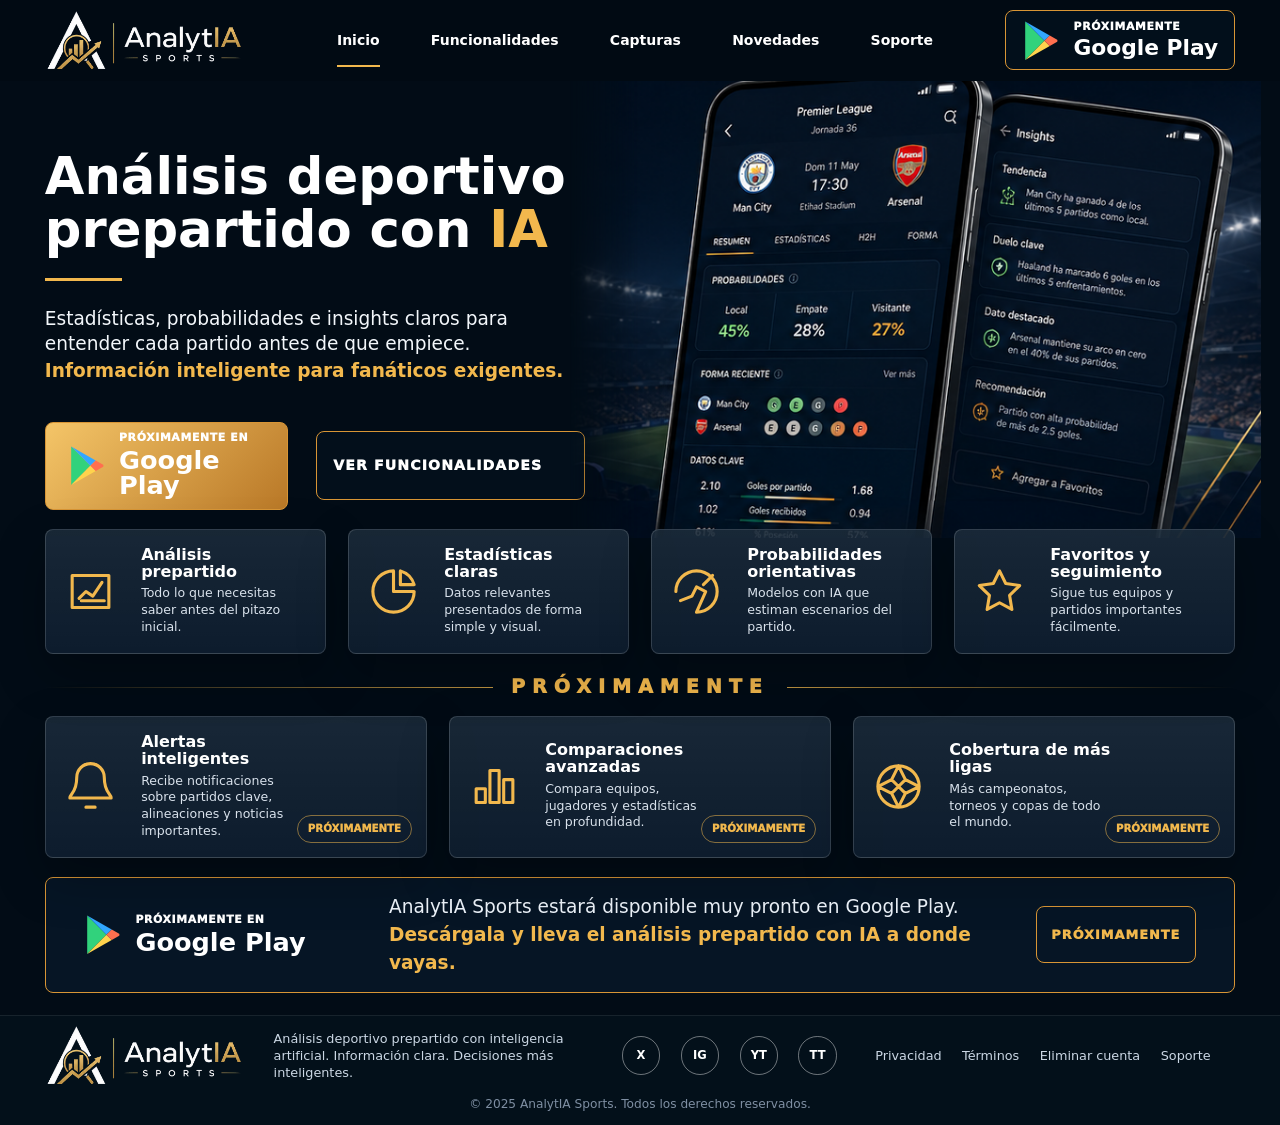
<file: index.html>
<!doctype html>
<html lang="es">
  <head>
    <meta charset="UTF-8" />
    <meta name="viewport" content="width=device-width, initial-scale=1.0" />
    <title>AnalytIA Sports | Análisis deportivo prepartido con IA</title>
    <meta
      name="description"
      content="AnalytIA Sports ofrece análisis deportivo prepartido con IA, estadísticas claras, probabilidades orientativas y seguimiento de favoritos."
    />
    <meta property="og:title" content="AnalytIA Sports" />
    <meta
      property="og:description"
      content="Análisis deportivo prepartido con IA, estadísticas y probabilidades claras antes de cada encuentro."
    />
    <meta property="og:type" content="website" />
    <link rel="icon" href="assets/analytia_icon.png" />
    <link rel="stylesheet" href="assets/css/styles.css?v=layered-top-1" />
  </head>
  <body class="layered-landing">
    <header class="layer-header">
      <nav class="layer-wrap layer-nav" aria-label="Navegación principal">
        <a class="layer-brand" href="index.html" aria-label="AnalytIA Sports inicio">
          <img src="assets/analytia_logo_clean.png" alt="AnalytIA Sports" />
        </a>
        <div class="layer-links">
          <a href="index.html" aria-current="page">Inicio</a>
          <a href="#funcionalidades">Funcionalidades</a>
          <a href="#capturas">Capturas</a>
          <a href="#novedades">Novedades</a>
          <a href="support.html">Soporte</a>
        </div>
        <a class="layer-store layer-store-top" href="#google-play">
          <svg viewBox="0 0 36 40" aria-hidden="true">
            <path fill="#31d27c" d="M3 2l18 18L3 38z" />
            <path fill="#32a7ff" d="M3 2l23 13-5 5z" />
            <path fill="#ffd34d" d="M21 20l5 5L3 38z" />
            <path fill="#ff6f4f" d="M26 15l7 4a2 2 0 010 2l-7 4-5-5z" />
          </svg>
          <span><small>Próximamente</small>Google Play</span>
        </a>
      </nav>
    </header>

    <main>
      <section id="capturas" class="layer-hero">
        <div class="layer-bg" aria-hidden="true"></div>
        <div class="layer-wrap layer-hero-grid">
          <div class="layer-copy">
            <h1>Análisis deportivo prepartido con <span>IA</span></h1>
            <span class="layer-rule" aria-hidden="true"></span>
            <p>
              Estadísticas, probabilidades e insights claros para entender cada
              partido antes de que empiece.
              <strong>Información inteligente para fanáticos exigentes.</strong>
            </p>
            <div class="layer-actions">
              <a class="layer-store layer-store-hero" href="#google-play">
                <svg viewBox="0 0 36 40" aria-hidden="true">
                  <path fill="#31d27c" d="M3 2l18 18L3 38z" />
                  <path fill="#32a7ff" d="M3 2l23 13-5 5z" />
                  <path fill="#ffd34d" d="M21 20l5 5L3 38z" />
                  <path fill="#ff6f4f" d="M26 15l7 4a2 2 0 010 2l-7 4-5-5z" />
                </svg>
                <span><small>Próximamente en</small>Google Play</span>
              </a>
              <a class="layer-button" href="#funcionalidades">
                Ver funcionalidades
                <svg viewBox="0 0 24 24" aria-hidden="true">
                  <path d="M5 12h12m-5-5 5 5-5 5" />
                </svg>
              </a>
            </div>
          </div>

          <div class="layer-phones" aria-hidden="true">
            <img src="assets/phones-mockup.png?v=layered-top-1" alt="" />
          </div>
        </div>
      </section>

      <section id="funcionalidades" class="layer-wrap layer-feature-grid">
        <article class="layer-card">
          <svg viewBox="0 0 24 24" aria-hidden="true"><path d="M4 19V5h16v14H4Zm3-4 3-3 3 2 4-6m-9 8h10" /></svg>
          <div><h2>Análisis prepartido</h2><p>Todo lo que necesitas saber antes del pitazo inicial.</p></div>
        </article>
        <article class="layer-card">
          <svg viewBox="0 0 24 24" aria-hidden="true"><path d="M12 3v9h9A9 9 0 1 1 12 3Zm3 0a9 9 0 0 1 6 6h-6V3Z" /></svg>
          <div><h2>Estadísticas claras</h2><p>Datos relevantes presentados de forma simple y visual.</p></div>
        </article>
        <article class="layer-card">
          <svg viewBox="0 0 24 24" aria-hidden="true"><path d="M12 21a9 9 0 1 0-9-9m9 9 4-9-4-2-2 4-5 2m12-9 2-2m-2 2-2 2" /></svg>
          <div><h2>Probabilidades orientativas</h2><p>Modelos con IA que estiman escenarios del partido.</p></div>
        </article>
        <article class="layer-card">
          <svg viewBox="0 0 24 24" aria-hidden="true"><path d="m12 3 2.7 5.5 6.1.9-4.4 4.3 1 6.1L12 16.9l-5.4 2.9 1-6.1-4.4-4.3 6.1-.9L12 3Z" /></svg>
          <div><h2>Favoritos y seguimiento</h2><p>Sigue tus equipos y partidos importantes fácilmente.</p></div>
        </article>
      </section>

      <section id="novedades" class="layer-wrap layer-upcoming">
        <div class="layer-divider"><span>Próximamente</span></div>
        <div class="layer-upcoming-grid">
          <article class="layer-card">
            <svg viewBox="0 0 24 24" aria-hidden="true"><path d="M18 8a6 6 0 0 0-12 0c0 7-3 7-3 9h18c0-2-3-2-3-9Zm-8 13h4" /></svg>
            <div><h2>Alertas inteligentes</h2><p>Recibe notificaciones sobre partidos clave, alineaciones y noticias importantes.</p></div>
            <span>Próximamente</span>
          </article>
          <article class="layer-card">
            <svg viewBox="0 0 24 24" aria-hidden="true"><path d="M4 19h4v-6H4v6Zm6 0h4V5h-4v14Zm6 0h4V9h-4v10Z" /></svg>
            <div><h2>Comparaciones avanzadas</h2><p>Compara equipos, jugadores y estadísticas en profundidad.</p></div>
            <span>Próximamente</span>
          </article>
          <article class="layer-card">
            <svg viewBox="0 0 24 24" aria-hidden="true"><path d="M12 3a9 9 0 1 0 0 18 9 9 0 0 0 0-18Zm0 0 3 6-3 3-3-3 3-6Zm0 18 3-6-3-3-3 3 3 6Zm9-9-6 3-3-3 3-3 6 3ZM3 12l6-3 3 3-3 3-6-3Z" /></svg>
            <div><h2>Cobertura de más ligas</h2><p>Más campeonatos, torneos y copas de todo el mundo.</p></div>
            <span>Próximamente</span>
          </article>
        </div>
      </section>

      <section id="google-play" class="layer-wrap layer-play-banner">
        <a class="layer-store layer-store-banner" href="#google-play">
          <svg viewBox="0 0 36 40" aria-hidden="true">
            <path fill="#31d27c" d="M3 2l18 18L3 38z" />
            <path fill="#32a7ff" d="M3 2l23 13-5 5z" />
            <path fill="#ffd34d" d="M21 20l5 5L3 38z" />
            <path fill="#ff6f4f" d="M26 15l7 4a2 2 0 010 2l-7 4-5-5z" />
          </svg>
          <span><small>Próximamente en</small>Google Play</span>
        </a>
        <p>
          AnalytIA Sports estará disponible muy pronto en Google Play.
          <strong>Descárgala y lleva el análisis prepartido con IA a donde vayas.</strong>
        </p>
        <span class="layer-outline">Próximamente</span>
      </section>
    </main>

    <footer class="layer-footer">
      <div class="layer-wrap layer-footer-grid">
        <div class="layer-footer-brand">
          <img src="assets/analytia_logo_clean.png" alt="AnalytIA Sports" />
          <p>Análisis deportivo prepartido con inteligencia artificial. Información clara. Decisiones más inteligentes.</p>
        </div>
        <div class="layer-social" aria-label="Redes sociales">
          <span>X</span><span>IG</span><span>YT</span><span>TT</span>
        </div>
        <div class="layer-footer-links">
          <a href="privacy-policy.html">Privacidad</a>
          <a href="terms.html">Términos</a>
          <a href="delete-account.html">Eliminar cuenta</a>
          <a href="support.html">Soporte</a>
        </div>
      </div>
      <p class="layer-copyline">© 2025 AnalytIA Sports. Todos los derechos reservados.</p>
    </footer>
  </body>
</html>
</file>
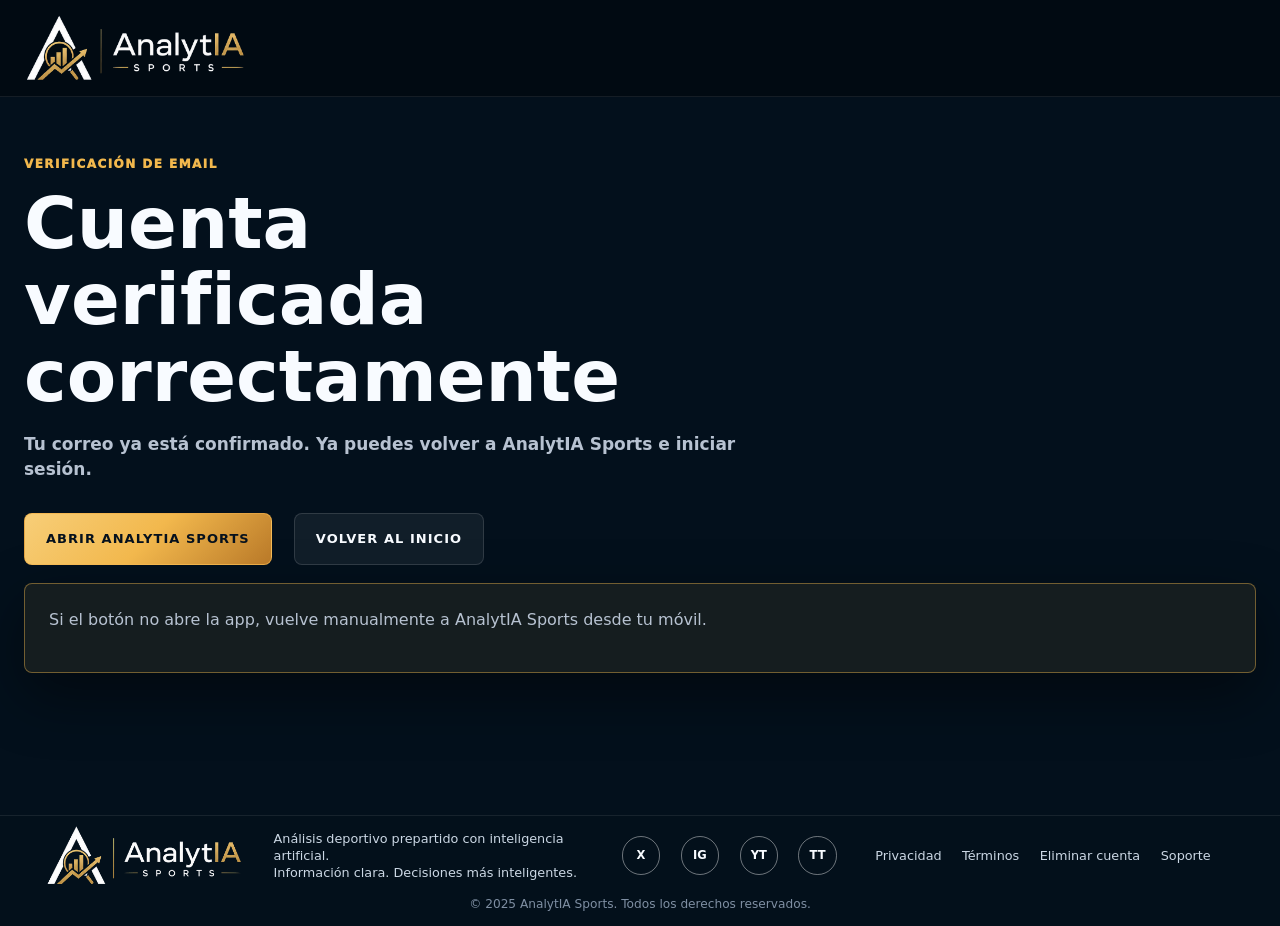
<file: auth/confirmed/index.html>
<!doctype html>
<html lang="es">
  <head>
    <meta charset="UTF-8" />
    <meta name="viewport" content="width=device-width, initial-scale=1.0" />
    <title>Cuenta verificada | AnalytIA Sports</title>
    <meta
      name="description"
      content="Tu cuenta de AnalytIA Sports se ha verificado correctamente."
    />
    <meta property="og:title" content="Cuenta verificada | AnalytIA Sports" />
    <meta
      property="og:description"
      content="Vuelve a AnalytIA Sports para iniciar sesión con tu correo confirmado."
    />
    <meta property="og:type" content="website" />
    <link rel="stylesheet" href="../../assets/css/styles.css?v=auth-confirmed-1" />
    <style>
      .auth-confirmed-page .actions {
        flex-wrap: wrap;
      }

      @media (max-width: 560px) {
        html,
        body {
          overflow-x: hidden;
        }

        .auth-confirmed-page {
          max-width: calc(100vw - 28px);
        }

        .auth-confirmed-page .actions {
          align-items: stretch;
          flex-direction: column;
          max-width: 100%;
        }

        .auth-confirmed-page .button {
          justify-content: center;
          max-width: 100%;
          min-width: 0;
          padding-left: 14px;
          padding-right: 14px;
          text-align: center;
          white-space: normal;
          width: 100%;
        }

        .auth-confirmed-page h1,
        .auth-confirmed-page .lead,
        .auth-confirmed-page .notice {
          max-width: 100%;
          overflow-wrap: anywhere;
        }

        .auth-confirmed-footer .layer-footer-grid {
          grid-template-columns: minmax(0, 1fr);
          width: min(calc(100% - 28px), 1780px);
        }

        .auth-confirmed-footer .layer-footer-brand {
          align-items: flex-start;
          flex-direction: column;
          gap: 14px;
          min-width: 0;
        }

        .auth-confirmed-footer .layer-footer-brand p,
        .auth-confirmed-footer .layer-footer-links {
          max-width: calc(100vw - 28px);
          min-width: 0;
          overflow-wrap: anywhere;
          white-space: normal;
          width: 100%;
        }
      }
    </style>
  </head>
  <body>
    <header class="legal-header">
      <nav class="legal-nav container" aria-label="Navegación principal">
        <a class="legal-brand" href="../../index.html" aria-label="AnalytIA Sports inicio">
          <img src="../../assets/analytia_logo_clean.png" alt="AnalytIA Sports" />
        </a>
      </nav>
    </header>

    <main class="container page compact-page auth-confirmed-page">
      <p class="eyebrow">Verificación de email</p>
      <h1>Cuenta verificada correctamente</h1>
      <p class="lead">
        Tu correo ya está confirmado. Ya puedes volver a AnalytIA Sports e
        iniciar sesión.
      </p>
      <div class="actions">
        <a class="button primary" href="analytiasports://login?verified=true">
          Abrir AnalytIA Sports
        </a>
        <a class="button" href="../../index.html">Volver al inicio</a>
      </div>
      <div class="notice">
        <p>
          Si el botón no abre la app, vuelve manualmente a AnalytIA Sports desde
          tu móvil.
        </p>
      </div>
    </main>

    <footer class="layer-footer legal-footer auth-confirmed-footer">
      <div class="layer-wrap layer-footer-grid">
        <div class="layer-footer-brand">
          <img src="../../assets/analytia_logo_clean.png" alt="AnalytIA Sports" />
          <p>Análisis deportivo prepartido con inteligencia artificial.<br />Información clara. Decisiones más inteligentes.</p>
        </div>
        <div class="layer-social" aria-label="Redes sociales">
          <span>X</span><span>IG</span><span>YT</span><span>TT</span>
        </div>
        <div class="layer-footer-links">
          <a href="../../privacy-policy.html">Privacidad</a>
          <a href="../../terms.html">Términos</a>
          <a href="../../delete-account.html">Eliminar cuenta</a>
          <a href="../../support.html">Soporte</a>
        </div>
      </div>
      <p class="layer-copyline">© 2025 AnalytIA Sports. Todos los derechos reservados.</p>
    </footer>
  </body>
</html>
</file>
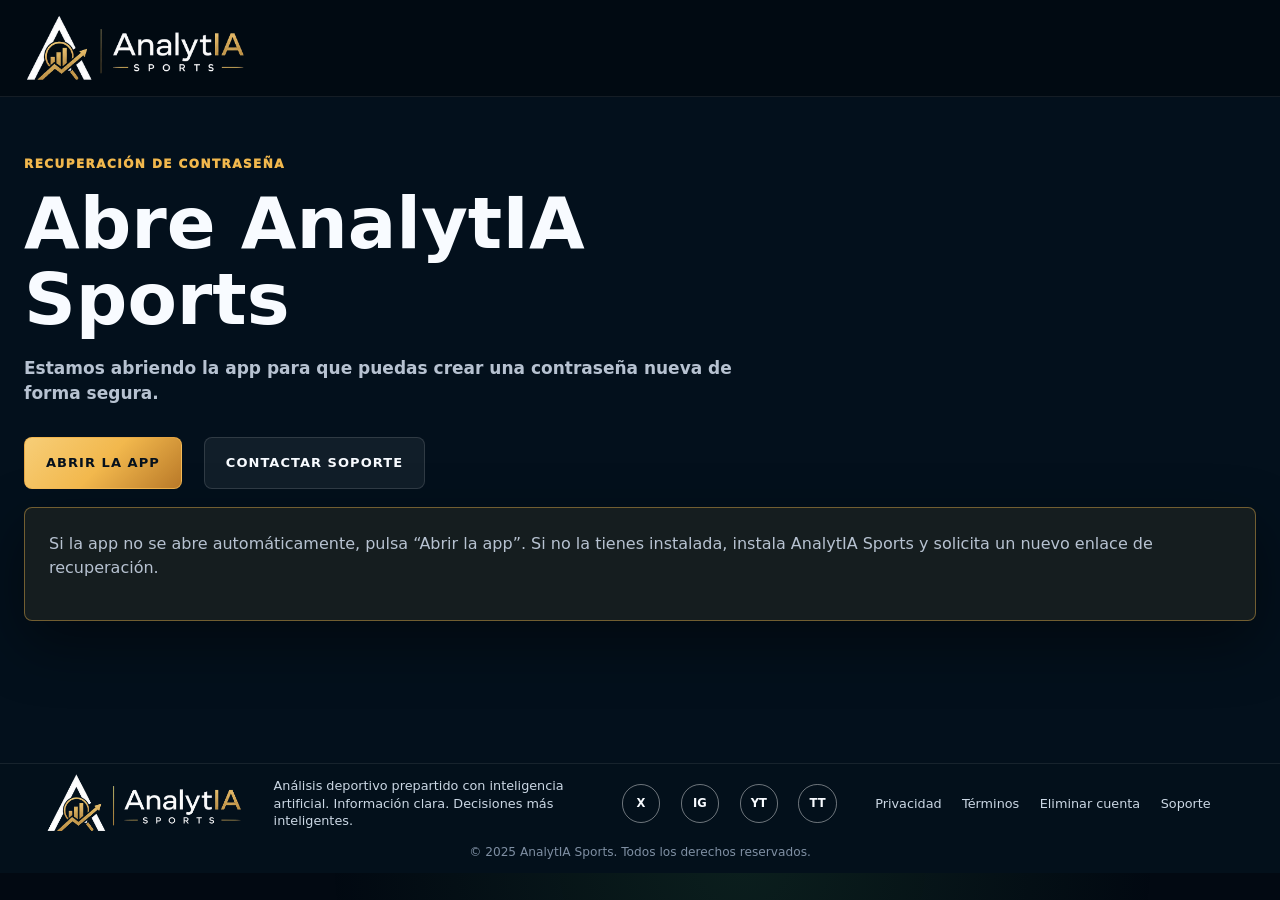
<file: auth/reset-password/index.html>
<!doctype html>
<html lang="es">
  <head>
    <meta charset="UTF-8" />
    <meta name="viewport" content="width=device-width, initial-scale=1.0" />
    <title>Recuperar contraseña | AnalytIA Sports</title>
    <meta
      name="description"
      content="Redirección segura al flujo de recuperación de contraseña de AnalytIA Sports."
    />
    <meta property="og:title" content="Recuperar contraseña | AnalytIA Sports" />
    <meta
      property="og:description"
      content="Continúa en AnalytIA Sports para crear una contraseña nueva."
    />
    <meta property="og:type" content="website" />
    <link rel="stylesheet" href="../../assets/css/styles.css?v=auth-reset-1" />
    <script>
      const target = new URL("../../update-password.html", window.location.href);
      target.search = window.location.search;
      target.hash = window.location.hash;
      window.location.replace(target.toString());
    </script>
  </head>
  <body>
    <header class="legal-header">
      <nav class="legal-nav container" aria-label="Navegación principal">
        <a class="legal-brand" href="../../index.html" aria-label="AnalytIA Sports inicio">
          <img src="../../assets/analytia_logo_clean.png" alt="AnalytIA Sports" />
        </a>
      </nav>
    </header>

    <main class="container page compact-page">
      <p class="eyebrow">Recuperación de contraseña</p>
      <h1>Redirigiendo</h1>
      <p class="lead">
        Te estamos llevando al flujo de recuperación de contraseña de AnalytIA
        Sports.
      </p>
      <div class="actions">
        <a class="button primary" href="../../update-password.html">
          Continuar
        </a>
        <a class="button" href="../../index.html">Volver al inicio</a>
      </div>
    </main>
  </body>
</html>
</file>
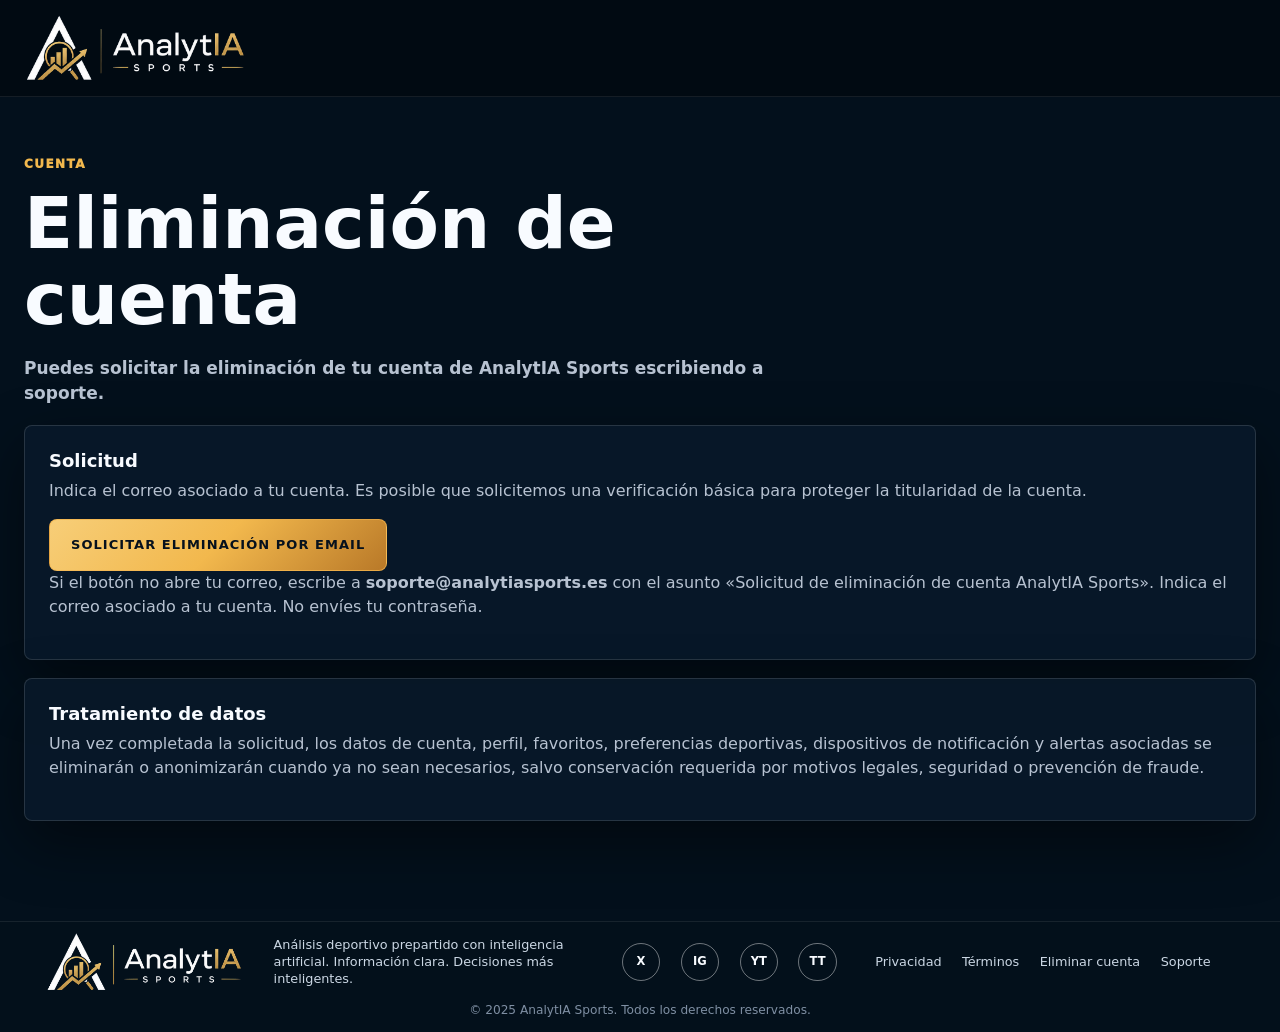
<file: delete-account.html>
<!doctype html>
<html lang="es">
  <head>
    <meta charset="UTF-8" />
    <meta name="viewport" content="width=device-width, initial-scale=1.0" />
    <title>Eliminación de cuenta | AnalytIA Sports</title>
    <meta
      name="description"
      content="Solicita la eliminación de tu cuenta de AnalytIA Sports."
    />
    <meta property="og:title" content="Eliminación de cuenta | AnalytIA Sports" />
    <meta
      property="og:description"
      content="Información para eliminar o solicitar la eliminación de una cuenta de AnalytIA Sports."
    />
    <meta property="og:type" content="website" />
    <link rel="stylesheet" href="assets/css/styles.css?v=legal-footer-1" />
  </head>
  <body>
    <header class="legal-header">
      <nav class="legal-nav container" aria-label="Navegación principal">
        <a class="legal-brand" href="index.html" aria-label="AnalytIA Sports inicio">
          <img src="assets/analytia_logo_clean.png" alt="AnalytIA Sports" />
        </a>
      </nav>
    </header>

    <main class="container page">
      <p class="eyebrow">Cuenta</p>
      <h1>Eliminación de cuenta</h1>
      <p class="lead">
        Puedes solicitar la eliminación de tu cuenta de AnalytIA Sports
        escribiendo a soporte.
      </p>

      <section class="legal-section">
        <h2>Solicitud</h2>
        <p>
          Indica el correo asociado a tu cuenta. Es posible que solicitemos una
          verificación básica para proteger la titularidad de la cuenta.
        </p>
        <a
          class="button primary"
          href="mailto:soporte@analytiasports.es?subject=Solicitud%20de%20eliminaci%C3%B3n%20de%20cuenta%20AnalytIA%20Sports"
          >Solicitar eliminación por email</a
        >
        <p>
          Si el botón no abre tu correo, escribe a
          <strong>soporte@analytiasports.es</strong> con el asunto
          «Solicitud de eliminación de cuenta AnalytIA Sports».
          Indica el correo asociado a tu cuenta. No envíes tu contraseña.
        </p>
      </section>

      <section class="legal-section">
        <h2>Tratamiento de datos</h2>
        <p>
          Una vez completada la solicitud, los datos de cuenta, perfil,
          favoritos, preferencias deportivas, dispositivos de notificación y
          alertas asociadas se eliminarán o anonimizarán cuando ya no sean
          necesarios, salvo conservación requerida por motivos legales,
          seguridad o prevención de fraude.
        </p>
      </section>

    </main>

    <footer class="layer-footer legal-footer">
      <div class="layer-wrap layer-footer-grid">
        <div class="layer-footer-brand">
          <img src="assets/analytia_logo_clean.png" alt="AnalytIA Sports" />
          <p>Análisis deportivo prepartido con inteligencia artificial. Información clara. Decisiones más inteligentes.</p>
        </div>
        <div class="layer-social" aria-label="Redes sociales">
          <span>X</span><span>IG</span><span>YT</span><span>TT</span>
        </div>
        <div class="layer-footer-links">
          <a href="privacy-policy.html">Privacidad</a>
          <a href="terms.html">Términos</a>
          <a href="delete-account.html">Eliminar cuenta</a>
          <a href="support.html">Soporte</a>
        </div>
      </div>
      <p class="layer-copyline">© 2025 AnalytIA Sports. Todos los derechos reservados.</p>
    </footer>
  </body>
</html>
</file>
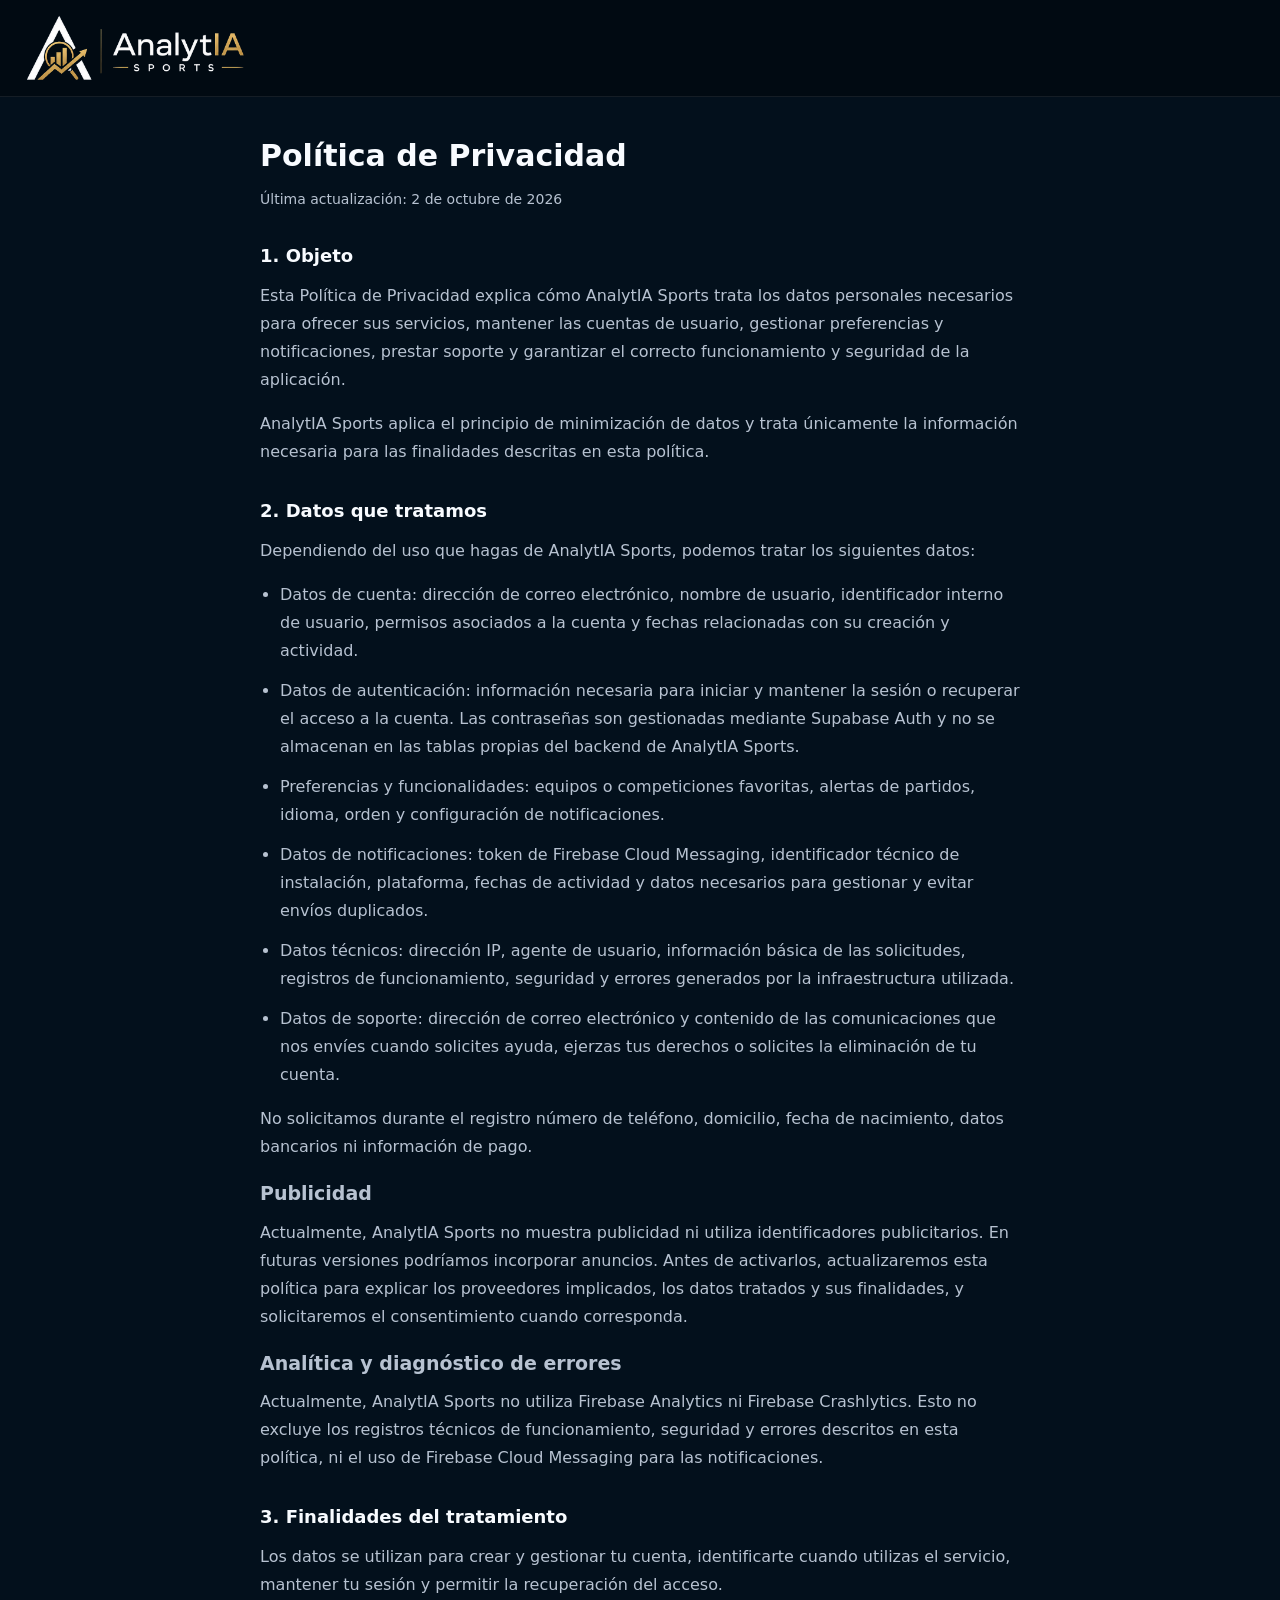
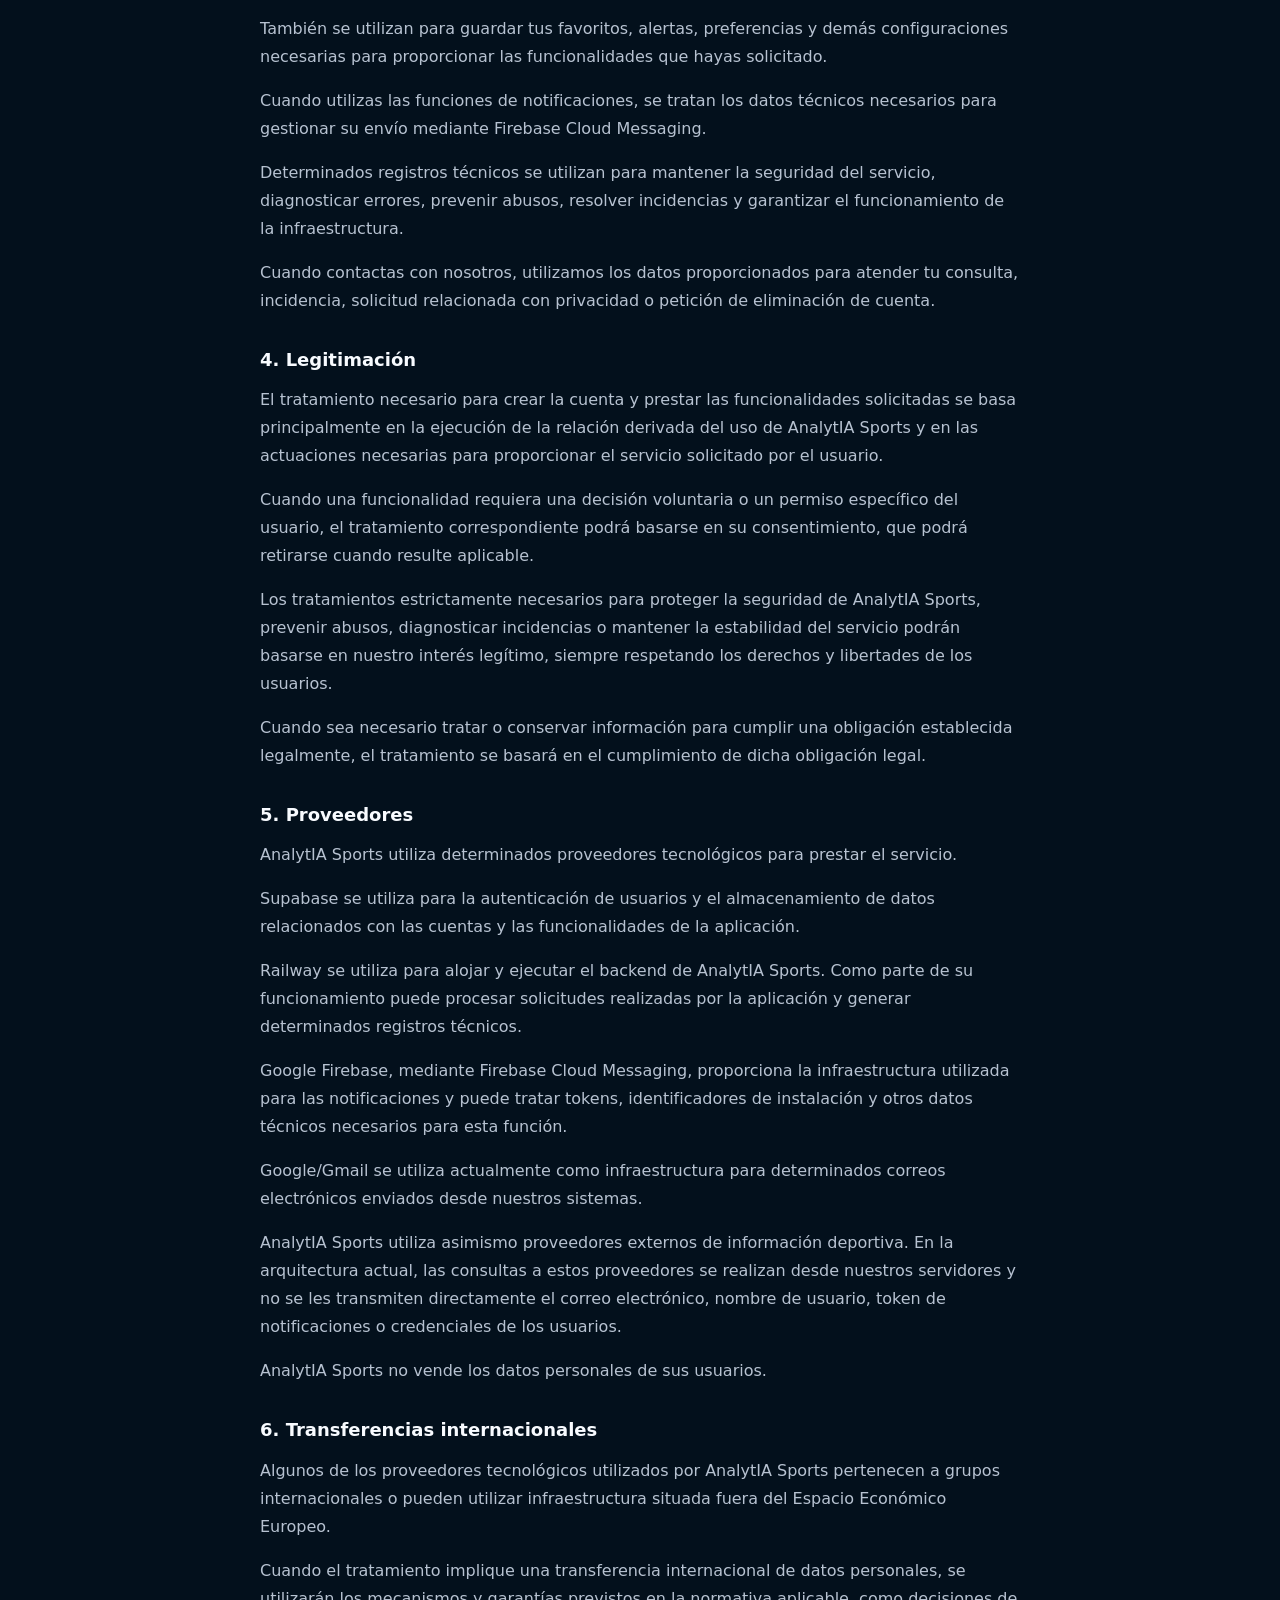
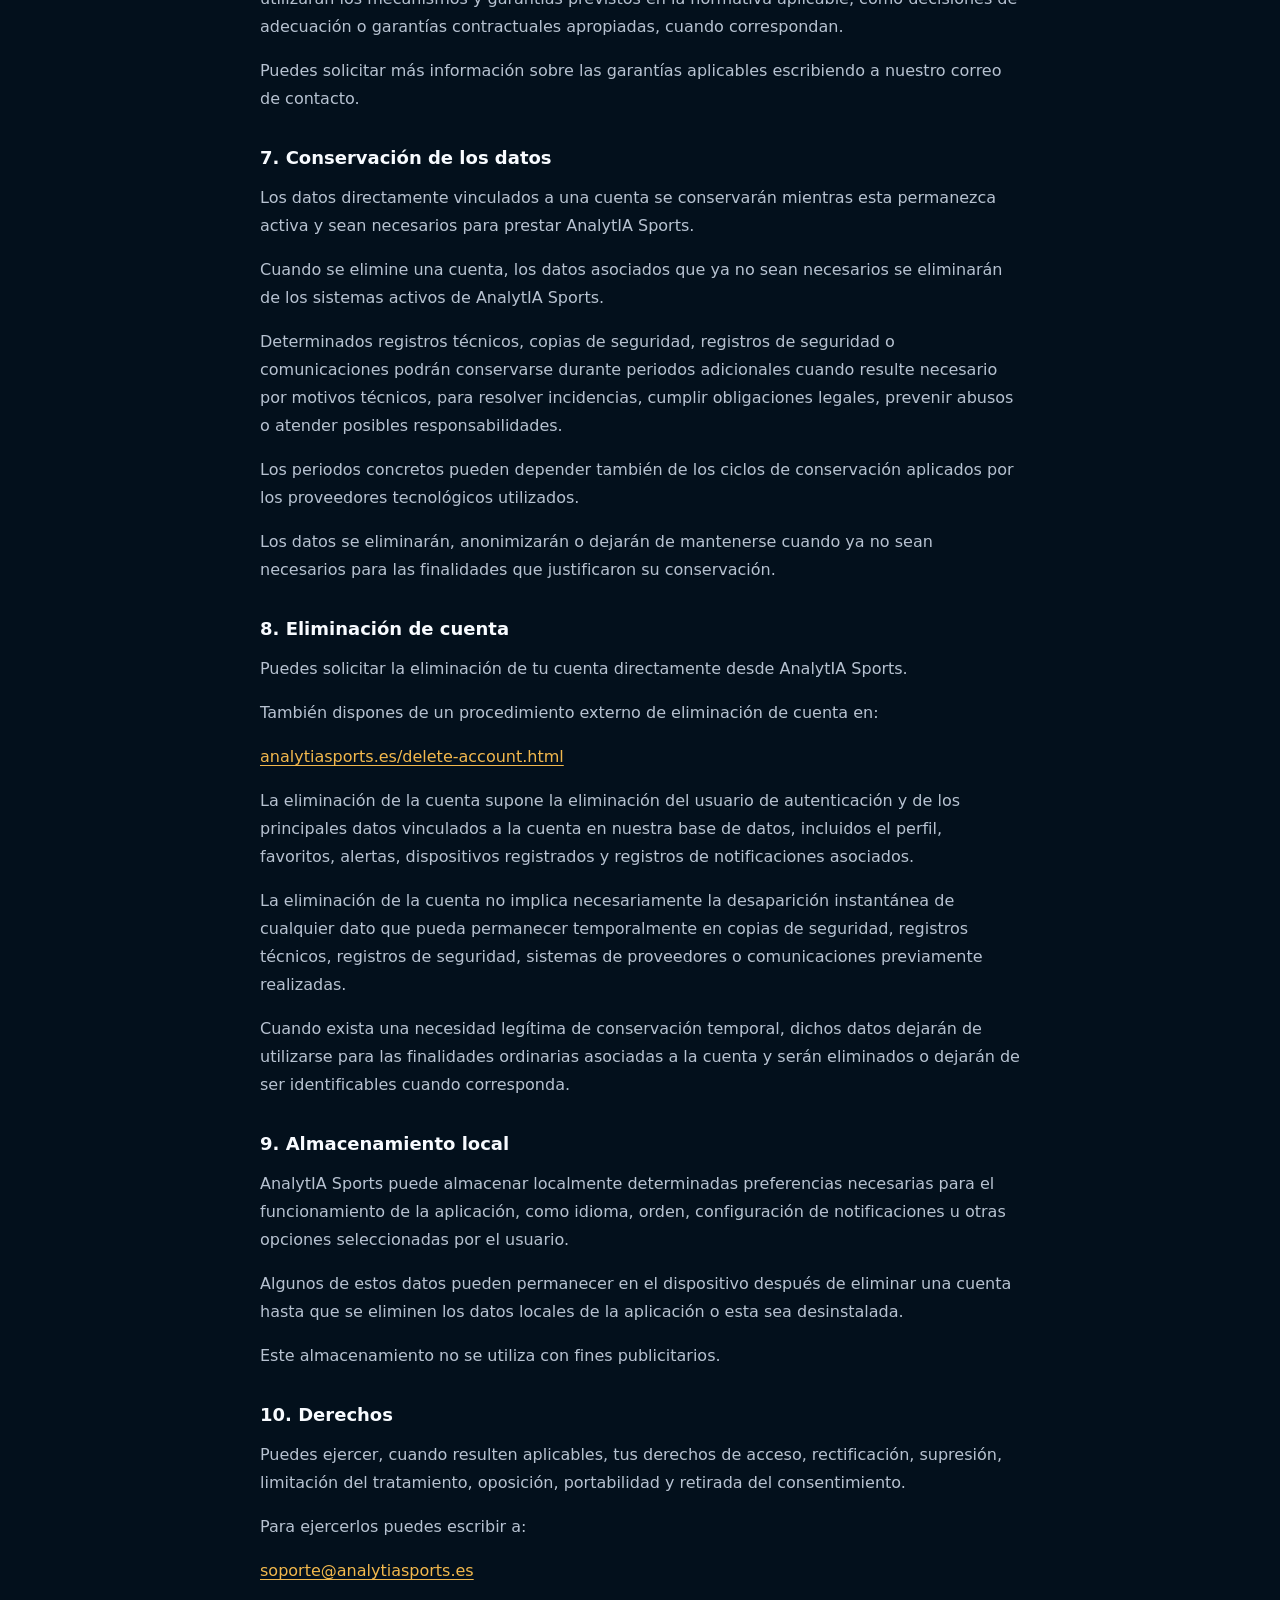
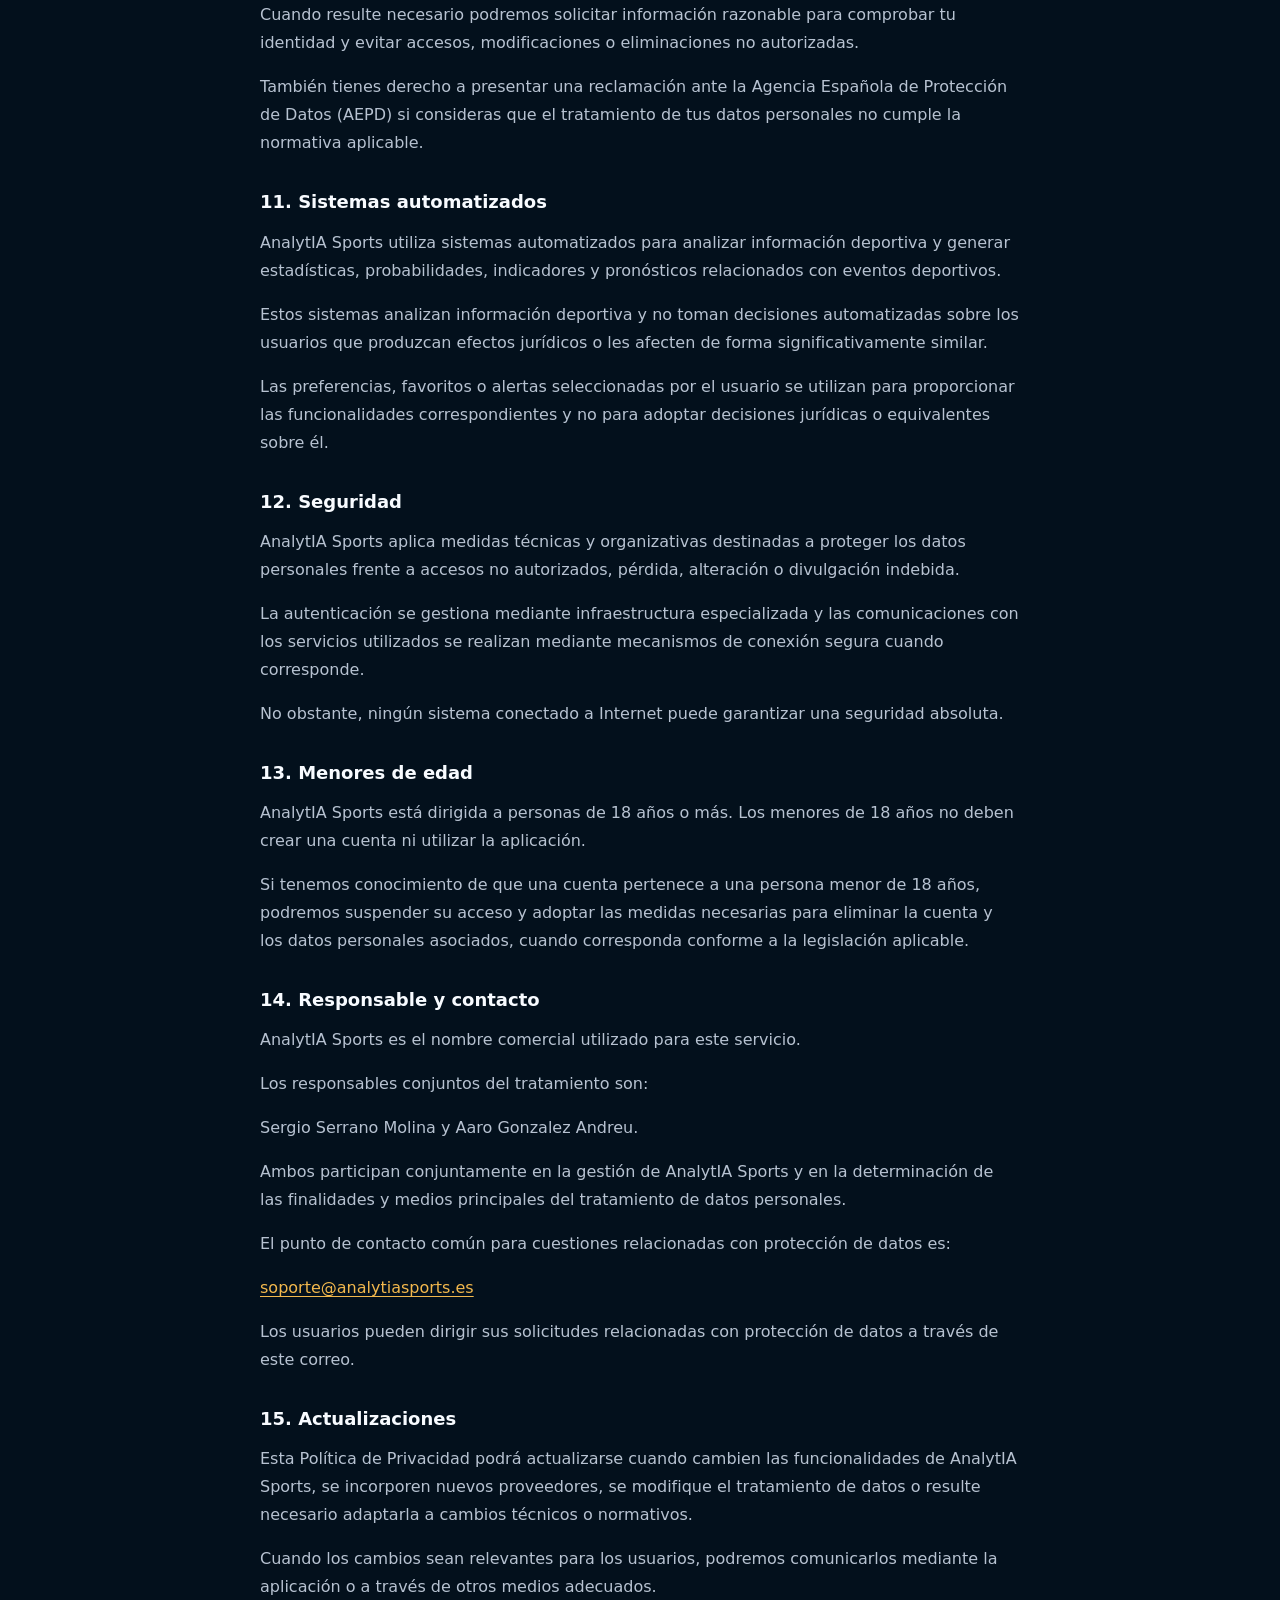
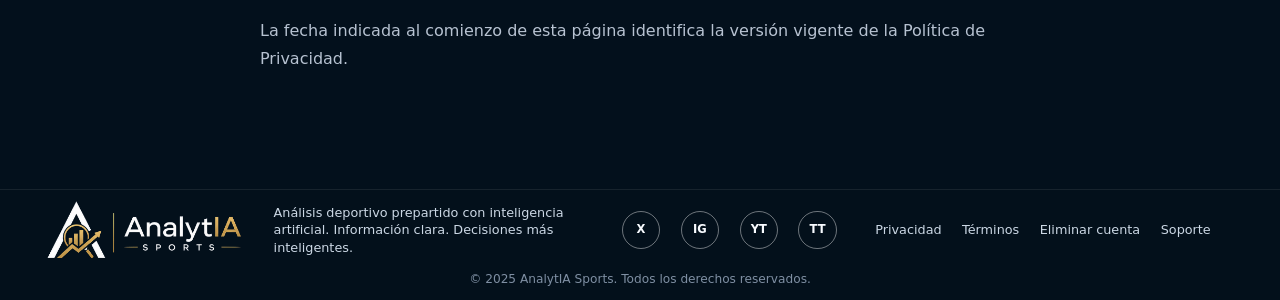
<file: privacy-policy.html>
<!doctype html>
<html lang="es">
  <head>
    <meta charset="UTF-8" />
    <meta name="viewport" content="width=device-width, initial-scale=1.0" />
    <title>Política de privacidad | AnalytIA Sports</title>
    <meta
      name="description"
      content="Política de privacidad de AnalytIA Sports: datos tratados, finalidad, proveedores, conservación, eliminación de cuenta y contacto."
    />
    <meta property="og:title" content="Política de privacidad | AnalytIA Sports" />
    <meta
      property="og:description"
      content="Información clara sobre privacidad y tratamiento de datos en AnalytIA Sports."
    />
    <meta property="og:type" content="website" />
    <link rel="stylesheet" href="assets/css/styles.css?v=legal-footer-1" />
    <link rel="stylesheet" href="assets/css/privacy-policy.css" />
  </head>
  <body>
    <header class="legal-header">
      <nav class="legal-nav container" aria-label="Navegación principal">
        <a class="legal-brand" href="index.html" aria-label="AnalytIA Sports inicio">
          <img src="assets/analytia_logo_clean.png" alt="AnalytIA Sports" />
        </a>
      </nav>
    </header>

    <main class="container page privacy-document">
      <h1>Política de Privacidad</h1>
      <p class="privacy-updated">Última actualización: 2 de octubre de 2026</p>
      <section>
        <h2>1. Objeto</h2>
        <p>Esta Política de Privacidad explica cómo AnalytIA Sports trata los datos personales necesarios para ofrecer sus servicios, mantener las cuentas de usuario, gestionar preferencias y notificaciones, prestar soporte y garantizar el correcto funcionamiento y seguridad de la aplicación.</p>
        <p>AnalytIA Sports aplica el principio de minimización de datos y trata únicamente la información necesaria para las finalidades descritas en esta política.</p>
      </section>
      <section>
        <h2>2. Datos que tratamos</h2>
        <p>Dependiendo del uso que hagas de AnalytIA Sports, podemos tratar los siguientes datos:</p>
        <ul>
          <li>Datos de cuenta: dirección de correo electrónico, nombre de usuario, identificador interno de usuario, permisos asociados a la cuenta y fechas relacionadas con su creación y actividad.</li>
          <li>Datos de autenticación: información necesaria para iniciar y mantener la sesión o recuperar el acceso a la cuenta. Las contraseñas son gestionadas mediante Supabase Auth y no se almacenan en las tablas propias del backend de AnalytIA Sports.</li>
          <li>Preferencias y funcionalidades: equipos o competiciones favoritas, alertas de partidos, idioma, orden y configuración de notificaciones.</li>
          <li>Datos de notificaciones: token de Firebase Cloud Messaging, identificador técnico de instalación, plataforma, fechas de actividad y datos necesarios para gestionar y evitar envíos duplicados.</li>
          <li>Datos técnicos: dirección IP, agente de usuario, información básica de las solicitudes, registros de funcionamiento, seguridad y errores generados por la infraestructura utilizada.</li>
          <li>Datos de soporte: dirección de correo electrónico y contenido de las comunicaciones que nos envíes cuando solicites ayuda, ejerzas tus derechos o solicites la eliminación de tu cuenta.</li>
        </ul>
        <p>No solicitamos durante el registro número de teléfono, domicilio, fecha de nacimiento, datos bancarios ni información de pago.</p>
        <h3>Publicidad</h3>
        <p>Actualmente, AnalytIA Sports no muestra publicidad ni utiliza identificadores publicitarios. En futuras versiones podríamos incorporar anuncios. Antes de activarlos, actualizaremos esta política para explicar los proveedores implicados, los datos tratados y sus finalidades, y solicitaremos el consentimiento cuando corresponda.</p>
        <h3>Analítica y diagnóstico de errores</h3>
        <p>Actualmente, AnalytIA Sports no utiliza Firebase Analytics ni Firebase Crashlytics. Esto no excluye los registros técnicos de funcionamiento, seguridad y errores descritos en esta política, ni el uso de Firebase Cloud Messaging para las notificaciones.</p>
      </section>
      <section>
        <h2>3. Finalidades del tratamiento</h2>
        <p>Los datos se utilizan para crear y gestionar tu cuenta, identificarte cuando utilizas el servicio, mantener tu sesión y permitir la recuperación del acceso.</p>
        <p>También se utilizan para guardar tus favoritos, alertas, preferencias y demás configuraciones necesarias para proporcionar las funcionalidades que hayas solicitado.</p>
        <p>Cuando utilizas las funciones de notificaciones, se tratan los datos técnicos necesarios para gestionar su envío mediante Firebase Cloud Messaging.</p>
        <p>Determinados registros técnicos se utilizan para mantener la seguridad del servicio, diagnosticar errores, prevenir abusos, resolver incidencias y garantizar el funcionamiento de la infraestructura.</p>
        <p>Cuando contactas con nosotros, utilizamos los datos proporcionados para atender tu consulta, incidencia, solicitud relacionada con privacidad o petición de eliminación de cuenta.</p>
      </section>
      <section>
        <h2>4. Legitimación</h2>
        <p>El tratamiento necesario para crear la cuenta y prestar las funcionalidades solicitadas se basa principalmente en la ejecución de la relación derivada del uso de AnalytIA Sports y en las actuaciones necesarias para proporcionar el servicio solicitado por el usuario.</p>
        <p>Cuando una funcionalidad requiera una decisión voluntaria o un permiso específico del usuario, el tratamiento correspondiente podrá basarse en su consentimiento, que podrá retirarse cuando resulte aplicable.</p>
        <p>Los tratamientos estrictamente necesarios para proteger la seguridad de AnalytIA Sports, prevenir abusos, diagnosticar incidencias o mantener la estabilidad del servicio podrán basarse en nuestro interés legítimo, siempre respetando los derechos y libertades de los usuarios.</p>
        <p>Cuando sea necesario tratar o conservar información para cumplir una obligación establecida legalmente, el tratamiento se basará en el cumplimiento de dicha obligación legal.</p>
      </section>
      <section>
        <h2>5. Proveedores</h2>
        <p>AnalytIA Sports utiliza determinados proveedores tecnológicos para prestar el servicio.</p>
        <p>Supabase se utiliza para la autenticación de usuarios y el almacenamiento de datos relacionados con las cuentas y las funcionalidades de la aplicación.</p>
        <p>Railway se utiliza para alojar y ejecutar el backend de AnalytIA Sports. Como parte de su funcionamiento puede procesar solicitudes realizadas por la aplicación y generar determinados registros técnicos.</p>
        <p>Google Firebase, mediante Firebase Cloud Messaging, proporciona la infraestructura utilizada para las notificaciones y puede tratar tokens, identificadores de instalación y otros datos técnicos necesarios para esta función.</p>
        <p>Google/Gmail se utiliza actualmente como infraestructura para determinados correos electrónicos enviados desde nuestros sistemas.</p>
        <p>AnalytIA Sports utiliza asimismo proveedores externos de información deportiva. En la arquitectura actual, las consultas a estos proveedores se realizan desde nuestros servidores y no se les transmiten directamente el correo electrónico, nombre de usuario, token de notificaciones o credenciales de los usuarios.</p>
        <p>AnalytIA Sports no vende los datos personales de sus usuarios.</p>
      </section>
      <section>
        <h2>6. Transferencias internacionales</h2>
        <p>Algunos de los proveedores tecnológicos utilizados por AnalytIA Sports pertenecen a grupos internacionales o pueden utilizar infraestructura situada fuera del Espacio Económico Europeo.</p>
        <p>Cuando el tratamiento implique una transferencia internacional de datos personales, se utilizarán los mecanismos y garantías previstos en la normativa aplicable, como decisiones de adecuación o garantías contractuales apropiadas, cuando correspondan.</p>
        <p>Puedes solicitar más información sobre las garantías aplicables escribiendo a nuestro correo de contacto.</p>
      </section>
      <section>
        <h2>7. Conservación de los datos</h2>
        <p>Los datos directamente vinculados a una cuenta se conservarán mientras esta permanezca activa y sean necesarios para prestar AnalytIA Sports.</p>
        <p>Cuando se elimine una cuenta, los datos asociados que ya no sean necesarios se eliminarán de los sistemas activos de AnalytIA Sports.</p>
        <p>Determinados registros técnicos, copias de seguridad, registros de seguridad o comunicaciones podrán conservarse durante periodos adicionales cuando resulte necesario por motivos técnicos, para resolver incidencias, cumplir obligaciones legales, prevenir abusos o atender posibles responsabilidades.</p>
        <p>Los periodos concretos pueden depender también de los ciclos de conservación aplicados por los proveedores tecnológicos utilizados.</p>
        <p>Los datos se eliminarán, anonimizarán o dejarán de mantenerse cuando ya no sean necesarios para las finalidades que justificaron su conservación.</p>
      </section>
      <section>
        <h2>8. Eliminación de cuenta</h2>
        <p>Puedes solicitar la eliminación de tu cuenta directamente desde AnalytIA Sports.</p>
        <p>También dispones de un procedimiento externo de eliminación de cuenta en:</p>
        <p><a href="/delete-account.html">analytiasports.es/delete-account.html</a></p>
        <p>La eliminación de la cuenta supone la eliminación del usuario de autenticación y de los principales datos vinculados a la cuenta en nuestra base de datos, incluidos el perfil, favoritos, alertas, dispositivos registrados y registros de notificaciones asociados.</p>
        <p>La eliminación de la cuenta no implica necesariamente la desaparición instantánea de cualquier dato que pueda permanecer temporalmente en copias de seguridad, registros técnicos, registros de seguridad, sistemas de proveedores o comunicaciones previamente realizadas.</p>
        <p>Cuando exista una necesidad legítima de conservación temporal, dichos datos dejarán de utilizarse para las finalidades ordinarias asociadas a la cuenta y serán eliminados o dejarán de ser identificables cuando corresponda.</p>
      </section>
      <section>
        <h2>9. Almacenamiento local</h2>
        <p>AnalytIA Sports puede almacenar localmente determinadas preferencias necesarias para el funcionamiento de la aplicación, como idioma, orden, configuración de notificaciones u otras opciones seleccionadas por el usuario.</p>
        <p>Algunos de estos datos pueden permanecer en el dispositivo después de eliminar una cuenta hasta que se eliminen los datos locales de la aplicación o esta sea desinstalada.</p>
        <p>Este almacenamiento no se utiliza con fines publicitarios.</p>
      </section>
      <section>
        <h2>10. Derechos</h2>
        <p>Puedes ejercer, cuando resulten aplicables, tus derechos de acceso, rectificación, supresión, limitación del tratamiento, oposición, portabilidad y retirada del consentimiento.</p>
        <p>Para ejercerlos puedes escribir a:</p>
        <p><a href="mailto:soporte@analytiasports.es">soporte@analytiasports.es</a></p>
        <p>Cuando resulte necesario podremos solicitar información razonable para comprobar tu identidad y evitar accesos, modificaciones o eliminaciones no autorizadas.</p>
        <p>También tienes derecho a presentar una reclamación ante la Agencia Española de Protección de Datos (AEPD) si consideras que el tratamiento de tus datos personales no cumple la normativa aplicable.</p>
      </section>
      <section>
        <h2>11. Sistemas automatizados</h2>
        <p>AnalytIA Sports utiliza sistemas automatizados para analizar información deportiva y generar estadísticas, probabilidades, indicadores y pronósticos relacionados con eventos deportivos.</p>
        <p>Estos sistemas analizan información deportiva y no toman decisiones automatizadas sobre los usuarios que produzcan efectos jurídicos o les afecten de forma significativamente similar.</p>
        <p>Las preferencias, favoritos o alertas seleccionadas por el usuario se utilizan para proporcionar las funcionalidades correspondientes y no para adoptar decisiones jurídicas o equivalentes sobre él.</p>
      </section>
      <section>
        <h2>12. Seguridad</h2>
        <p>AnalytIA Sports aplica medidas técnicas y organizativas destinadas a proteger los datos personales frente a accesos no autorizados, pérdida, alteración o divulgación indebida.</p>
        <p>La autenticación se gestiona mediante infraestructura especializada y las comunicaciones con los servicios utilizados se realizan mediante mecanismos de conexión segura cuando corresponde.</p>
        <p>No obstante, ningún sistema conectado a Internet puede garantizar una seguridad absoluta.</p>
      </section>
      <section>
        <h2>13. Menores de edad</h2>
        <p>AnalytIA Sports está dirigida a personas de 18 años o más. Los menores de 18 años no deben crear una cuenta ni utilizar la aplicación.</p>
        <p>Si tenemos conocimiento de que una cuenta pertenece a una persona menor de 18 años, podremos suspender su acceso y adoptar las medidas necesarias para eliminar la cuenta y los datos personales asociados, cuando corresponda conforme a la legislación aplicable.</p>
      </section>
      <section id="privacy-contact">
        <h2>14. Responsable y contacto</h2>
        <p>AnalytIA Sports es el nombre comercial utilizado para este servicio.</p>
        <p>Los responsables conjuntos del tratamiento son:</p>
        <p>Sergio Serrano Molina y Aaro Gonzalez Andreu.</p>
        <p>Ambos participan conjuntamente en la gestión de AnalytIA Sports y en la determinación de las finalidades y medios principales del tratamiento de datos personales.</p>
        <p>El punto de contacto común para cuestiones relacionadas con protección de datos es:</p>
        <p><a href="mailto:soporte@analytiasports.es">soporte@analytiasports.es</a></p>
        <p>Los usuarios pueden dirigir sus solicitudes relacionadas con protección de datos a través de este correo.</p>
      </section>
      <section>
        <h2>15. Actualizaciones</h2>
        <p>Esta Política de Privacidad podrá actualizarse cuando cambien las funcionalidades de AnalytIA Sports, se incorporen nuevos proveedores, se modifique el tratamiento de datos o resulte necesario adaptarla a cambios técnicos o normativos.</p>
        <p>Cuando los cambios sean relevantes para los usuarios, podremos comunicarlos mediante la aplicación o a través de otros medios adecuados.</p>
        <p>La fecha indicada al comienzo de esta página identifica la versión vigente de la Política de Privacidad.</p>
      </section>
    </main>

    <footer class="layer-footer legal-footer">
      <div class="layer-wrap layer-footer-grid">
        <div class="layer-footer-brand">
          <img src="assets/analytia_logo_clean.png" alt="AnalytIA Sports" />
          <p>Análisis deportivo prepartido con inteligencia artificial. Información clara. Decisiones más inteligentes.</p>
        </div>
        <div class="layer-social" aria-label="Redes sociales">
          <span>X</span><span>IG</span><span>YT</span><span>TT</span>
        </div>
        <div class="layer-footer-links">
          <a href="privacy-policy.html">Privacidad</a>
          <a href="terms.html">Términos</a>
          <a href="delete-account.html">Eliminar cuenta</a>
          <a href="support.html">Soporte</a>
        </div>
      </div>
      <p class="layer-copyline">© 2025 AnalytIA Sports. Todos los derechos reservados.</p>
    </footer>
  </body>
</html>
</file>
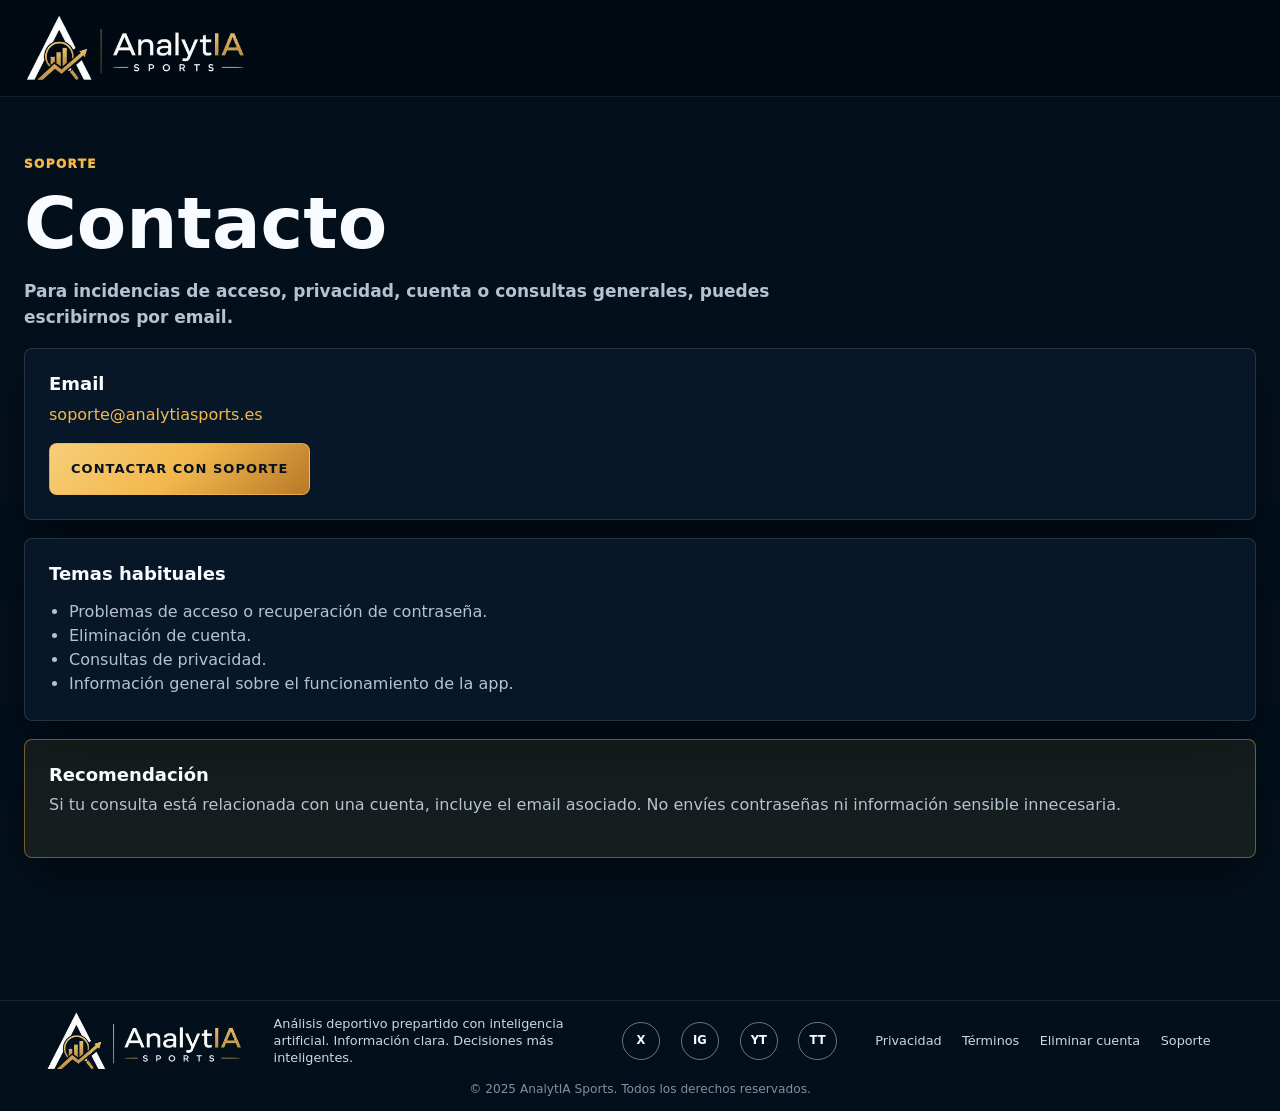
<file: support.html>
<!doctype html>
<html lang="es">
  <head>
    <meta charset="UTF-8" />
    <meta name="viewport" content="width=device-width, initial-scale=1.0" />
    <title>Soporte | AnalytIA Sports</title>
    <meta
      name="description"
      content="Soporte de AnalytIA Sports para acceso, cuenta, privacidad y consultas generales."
    />
    <meta property="og:title" content="Soporte | AnalytIA Sports" />
    <meta
      property="og:description"
      content="Contacta con soporte de AnalytIA Sports."
    />
    <meta property="og:type" content="website" />
    <link rel="stylesheet" href="assets/css/styles.css?v=legal-footer-1" />
  </head>
  <body>
    <header class="legal-header">
      <nav class="legal-nav container" aria-label="Navegación principal">
        <a class="legal-brand" href="index.html" aria-label="AnalytIA Sports inicio">
          <img src="assets/analytia_logo_clean.png" alt="AnalytIA Sports" />
        </a>
      </nav>
    </header>

    <main class="container page">
      <p class="eyebrow">Soporte</p>
      <h1>Contacto</h1>
      <p class="lead">
        Para incidencias de acceso, privacidad, cuenta o consultas generales,
        puedes escribirnos por email.
      </p>

      <section class="legal-section">
        <h2>Email</h2>
        <p>
          <a href="mailto:soporte@analytiasports.es"
            >soporte@analytiasports.es</a
          >
        </p>
        <a
          class="button primary"
          href="mailto:soporte@analytiasports.es?subject=Soporte%20AnalytIA%20Sports"
          >Contactar con soporte</a
        >
      </section>

      <section class="legal-section">
        <h2>Temas habituales</h2>
        <ul>
          <li>Problemas de acceso o recuperación de contraseña.</li>
          <li>Eliminación de cuenta.</li>
          <li>Consultas de privacidad.</li>
          <li>Información general sobre el funcionamiento de la app.</li>
        </ul>
      </section>

      <section class="notice">
        <h2>Recomendación</h2>
        <p>
          Si tu consulta está relacionada con una cuenta, incluye el email
          asociado. No envíes contraseñas ni información sensible innecesaria.
        </p>
      </section>
    </main>

    <footer class="layer-footer legal-footer">
      <div class="layer-wrap layer-footer-grid">
        <div class="layer-footer-brand">
          <img src="assets/analytia_logo_clean.png" alt="AnalytIA Sports" />
          <p>Análisis deportivo prepartido con inteligencia artificial. Información clara. Decisiones más inteligentes.</p>
        </div>
        <div class="layer-social" aria-label="Redes sociales">
          <span>X</span><span>IG</span><span>YT</span><span>TT</span>
        </div>
        <div class="layer-footer-links">
          <a href="privacy-policy.html">Privacidad</a>
          <a href="terms.html">Términos</a>
          <a href="delete-account.html">Eliminar cuenta</a>
          <a href="support.html">Soporte</a>
        </div>
      </div>
      <p class="layer-copyline">© 2025 AnalytIA Sports. Todos los derechos reservados.</p>
    </footer>
  </body>
</html>
</file>
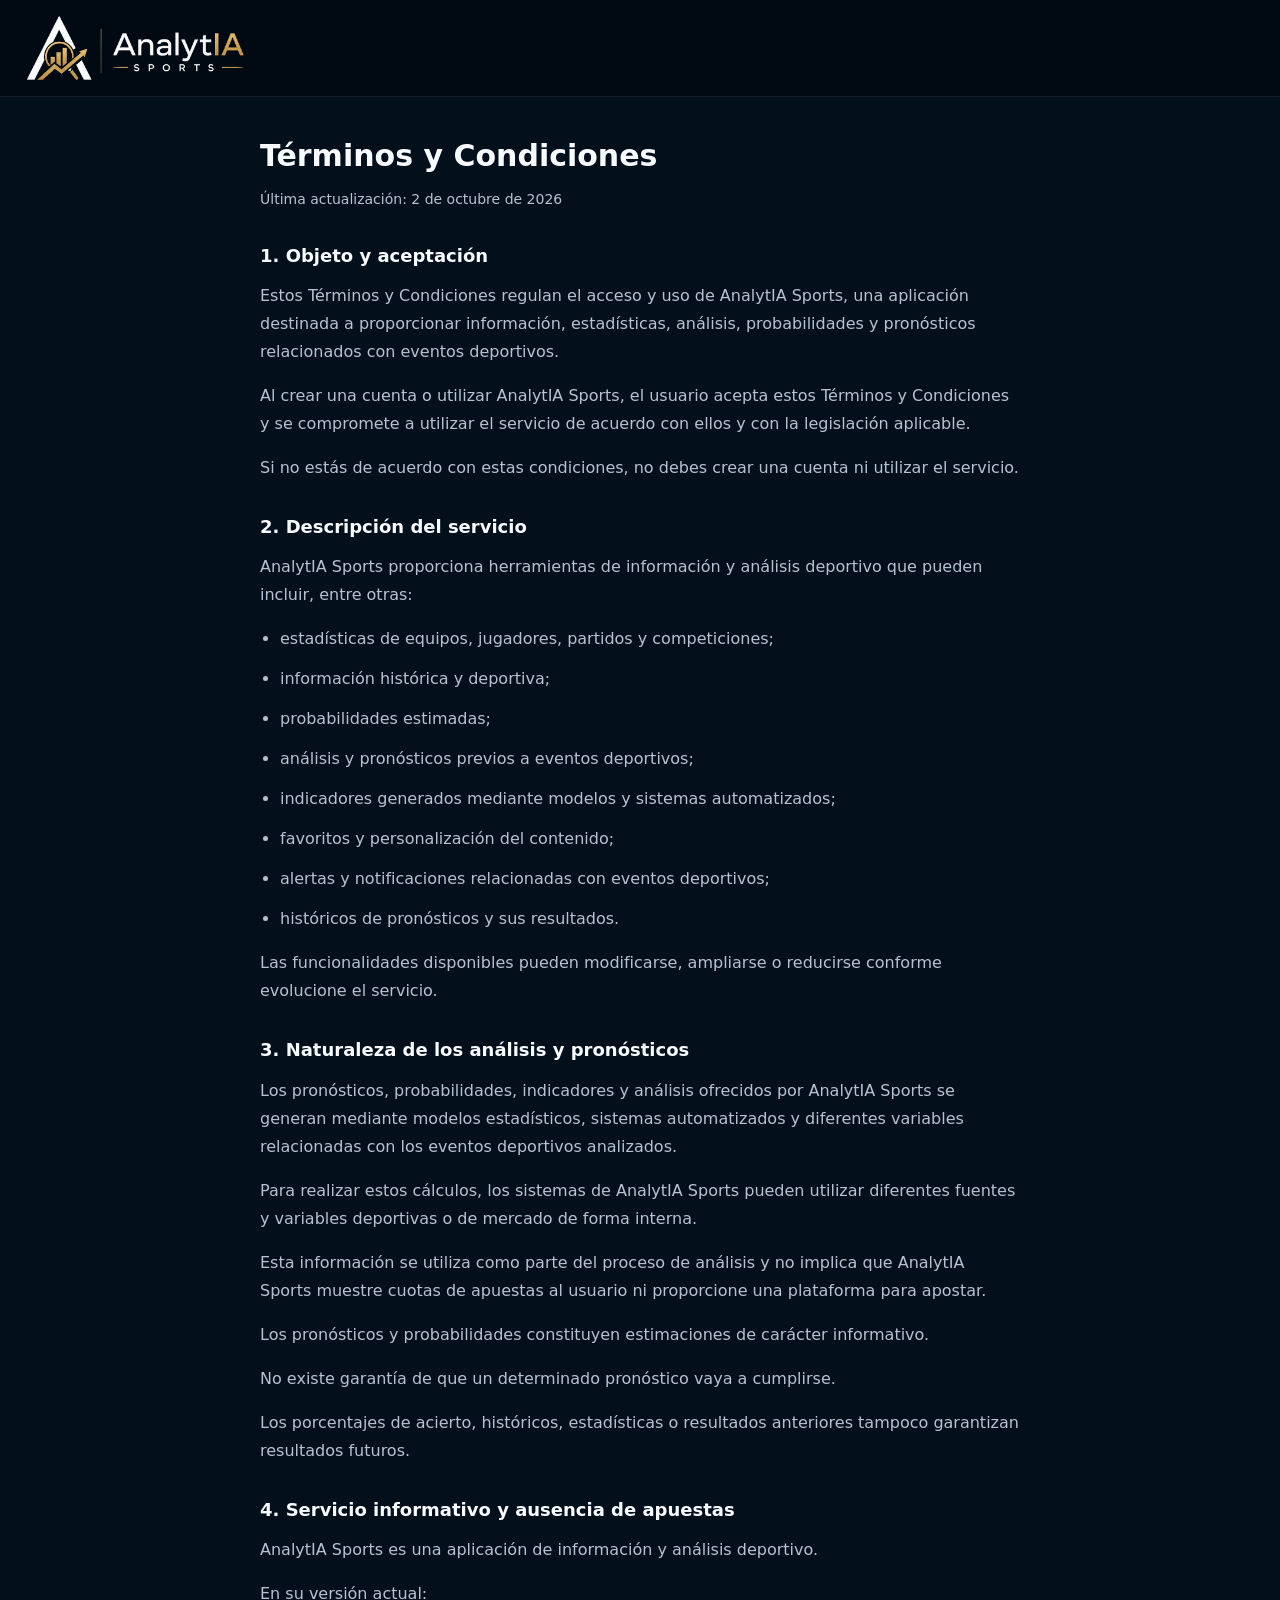
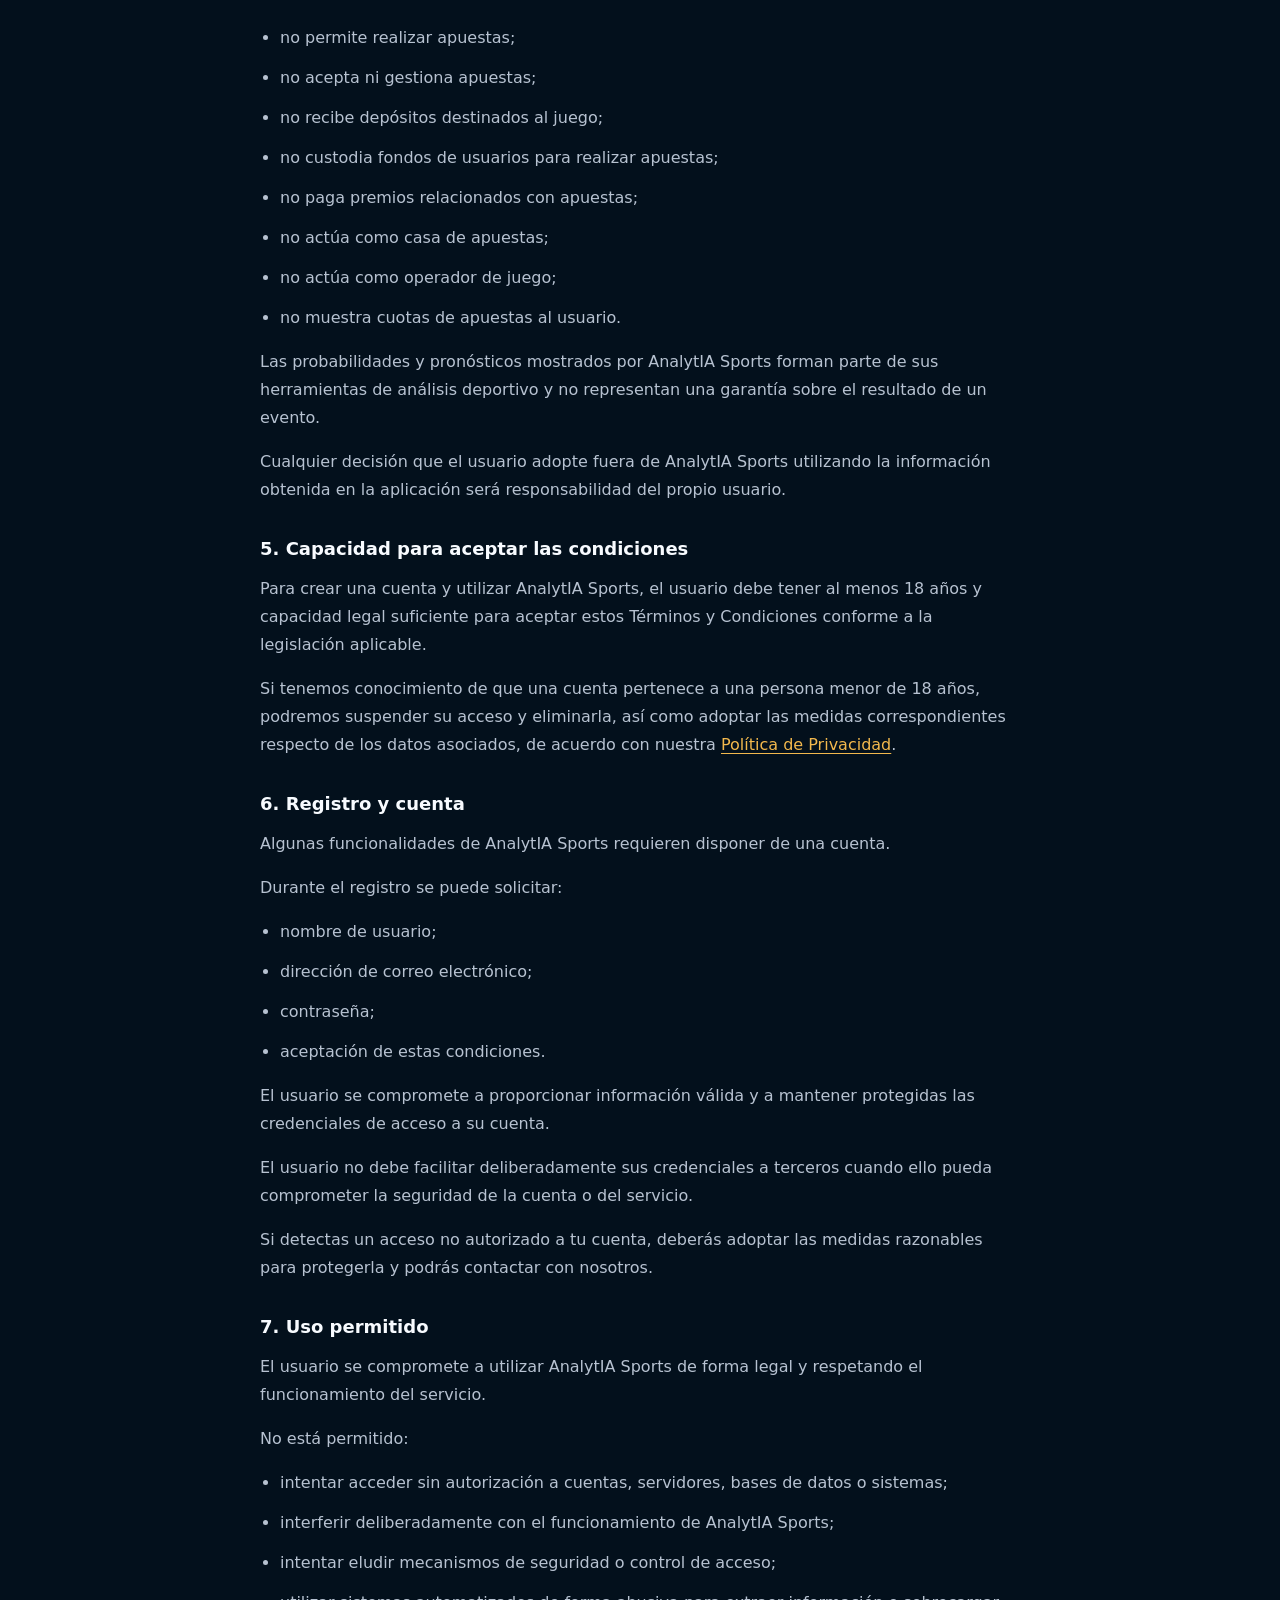
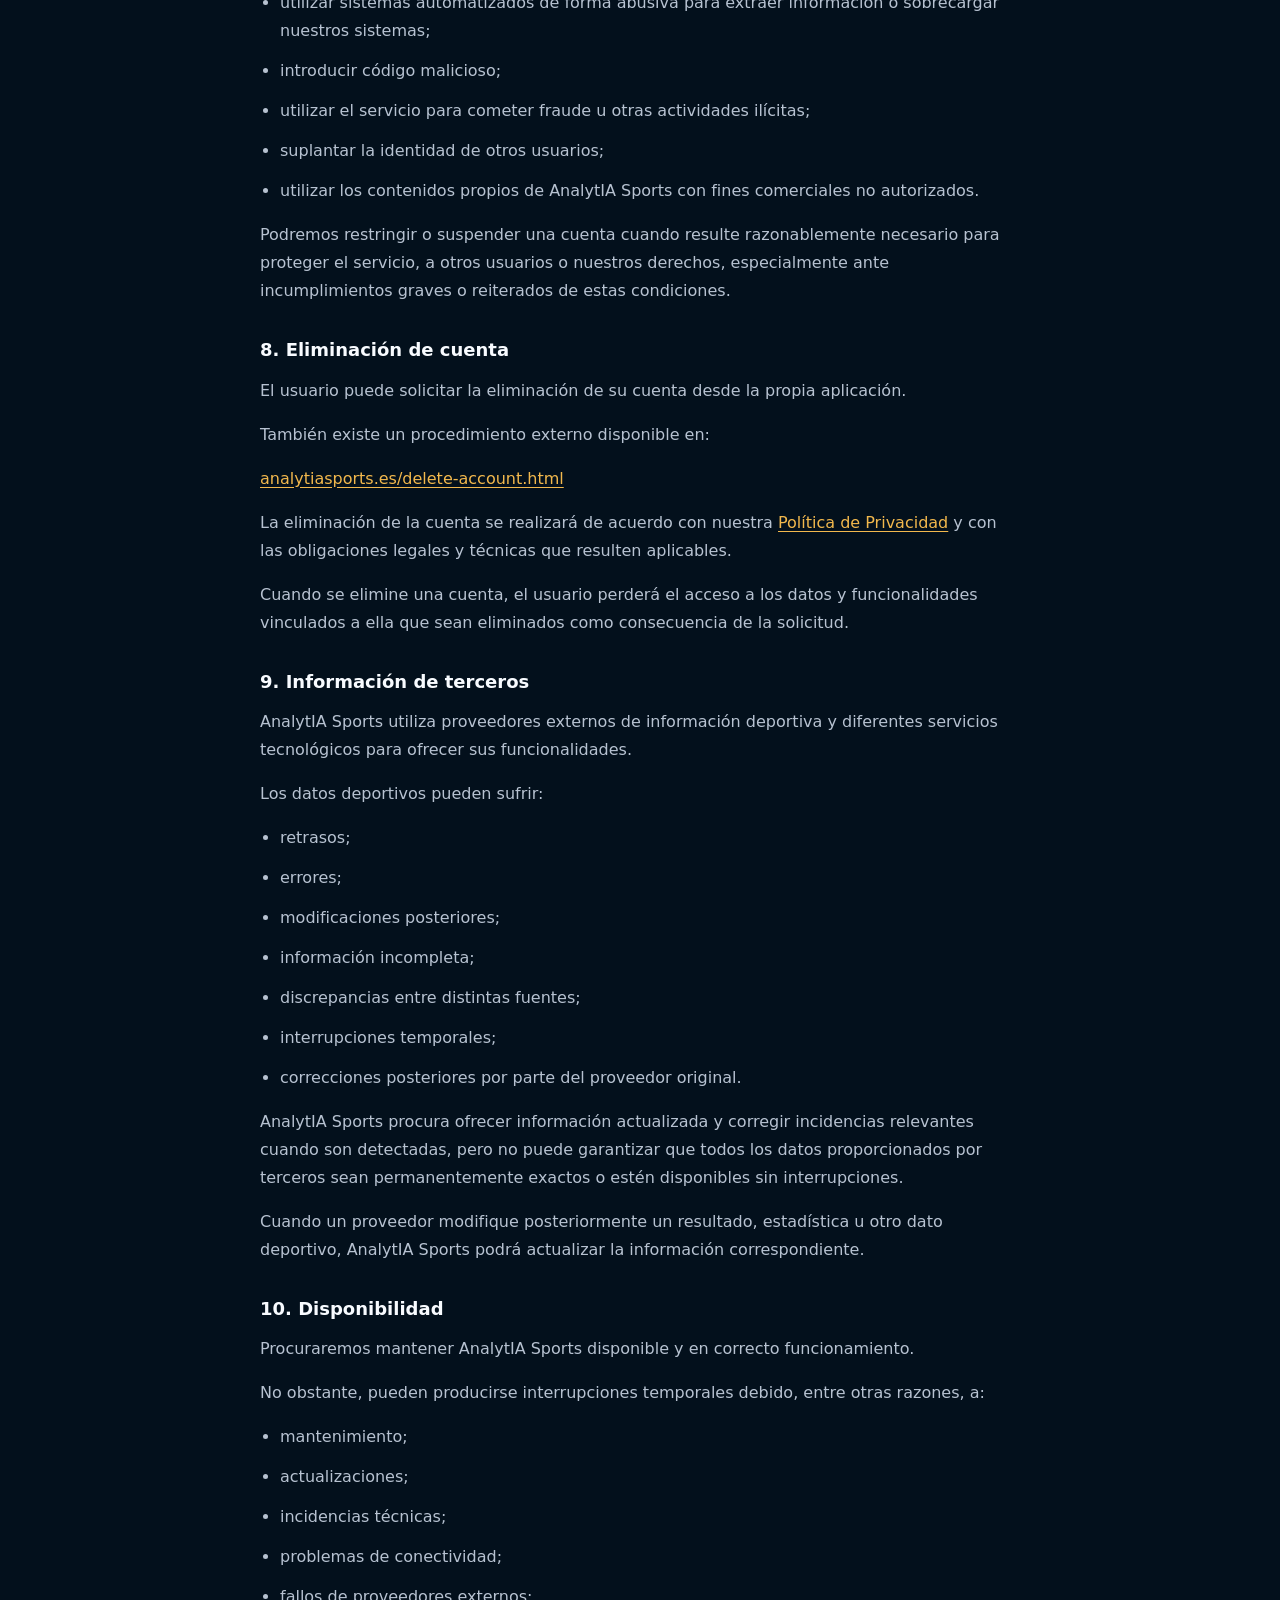
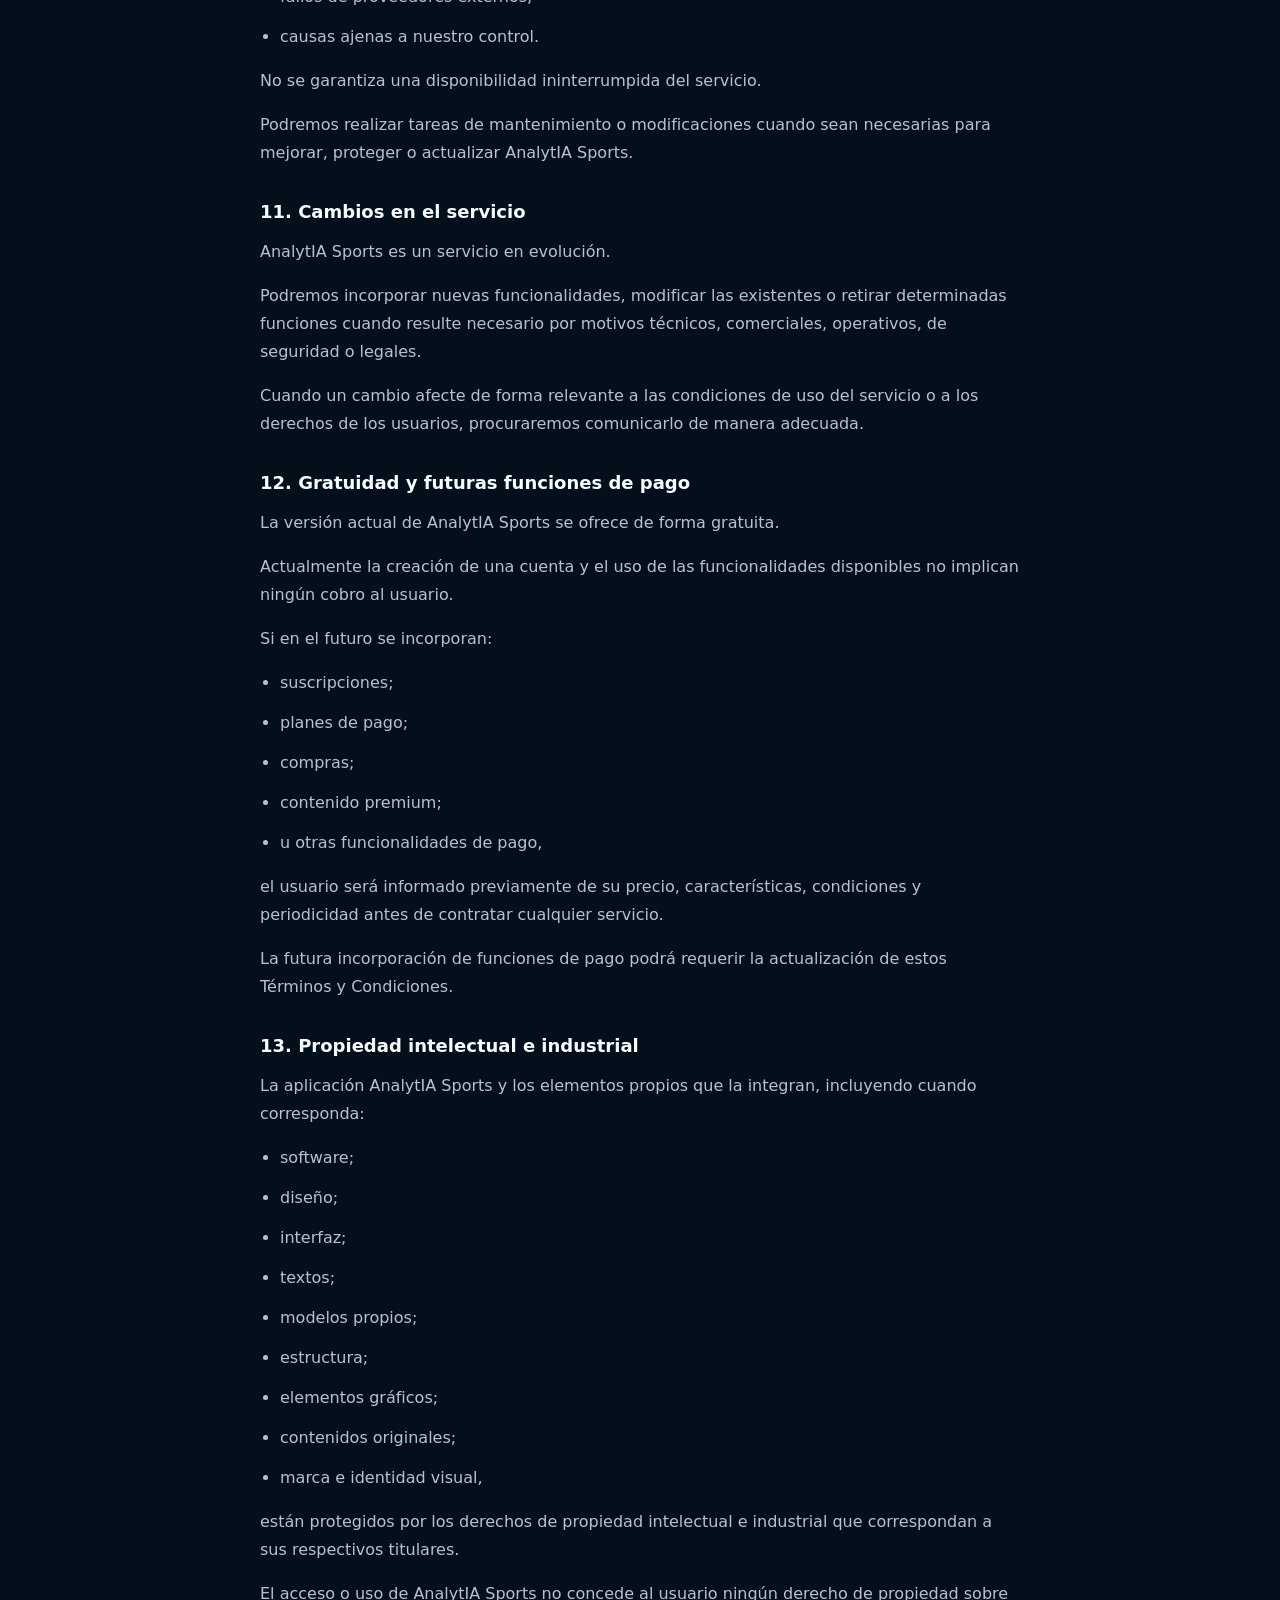
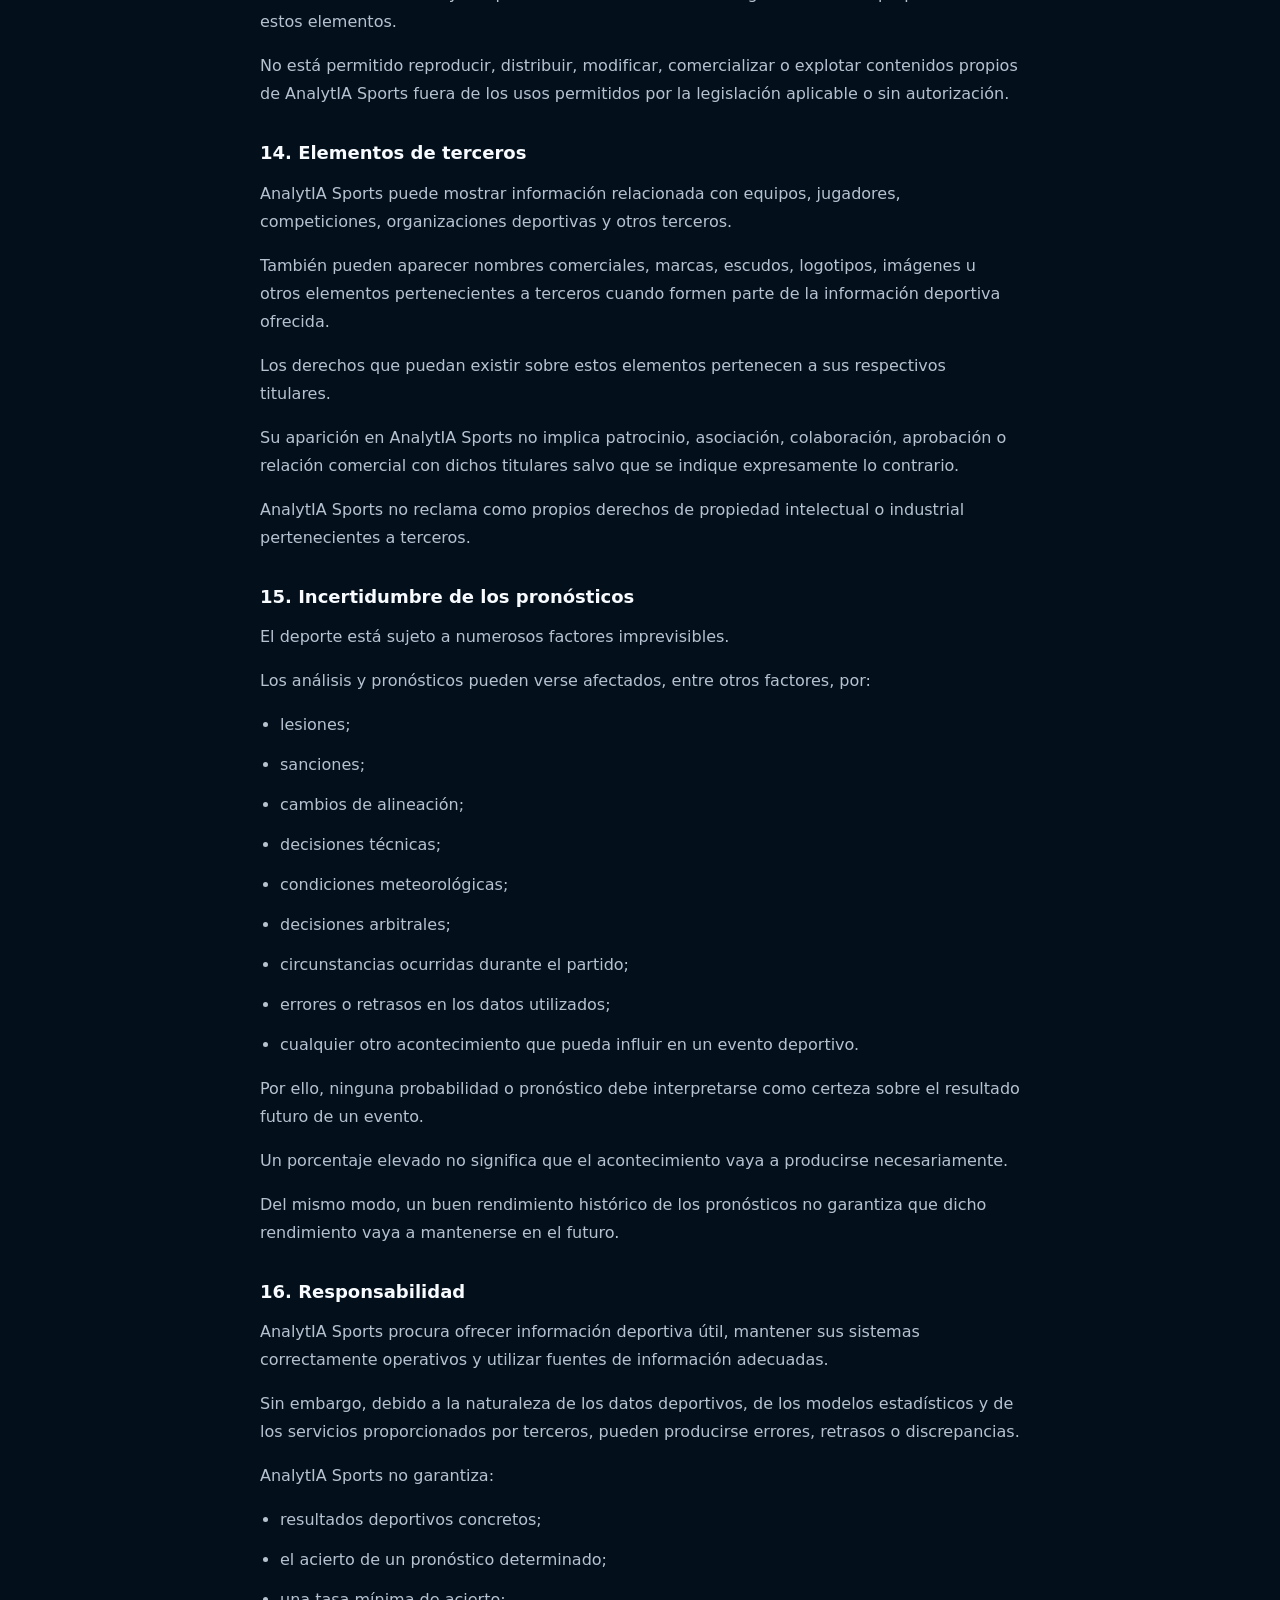
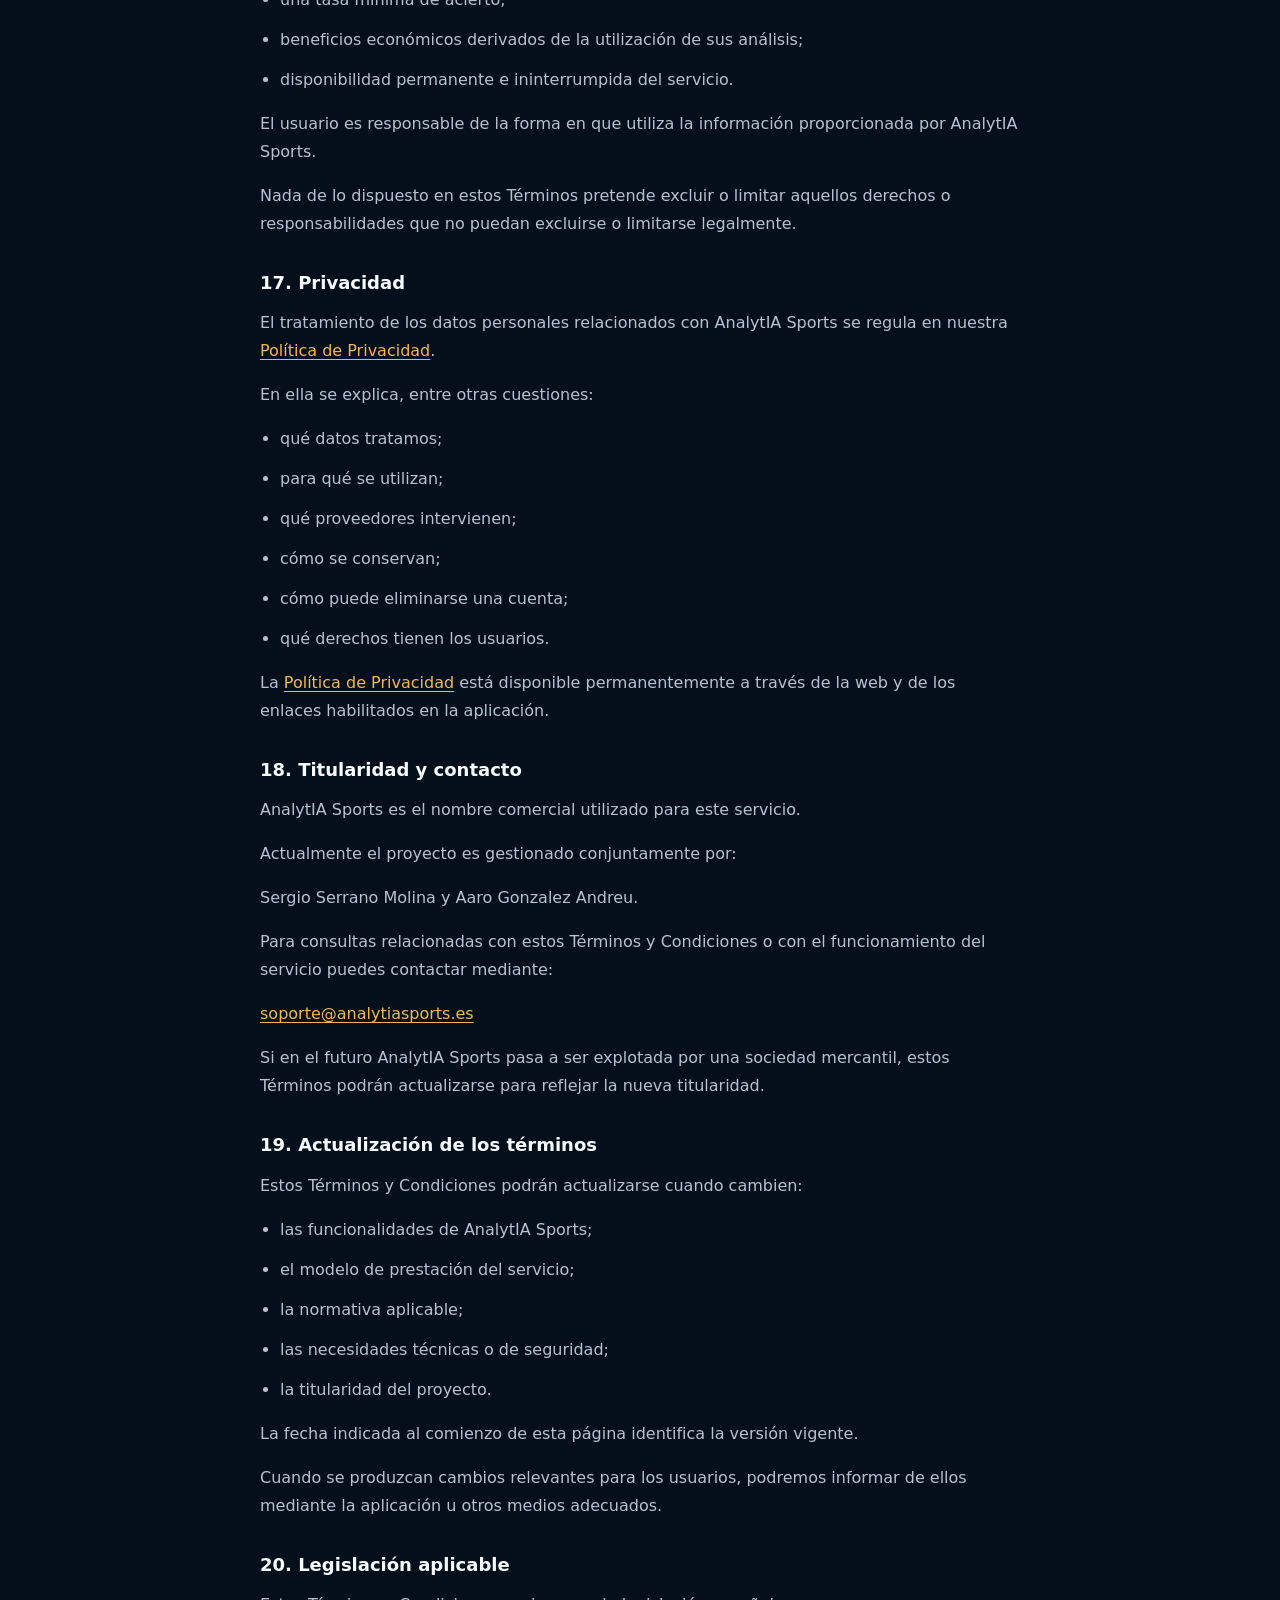
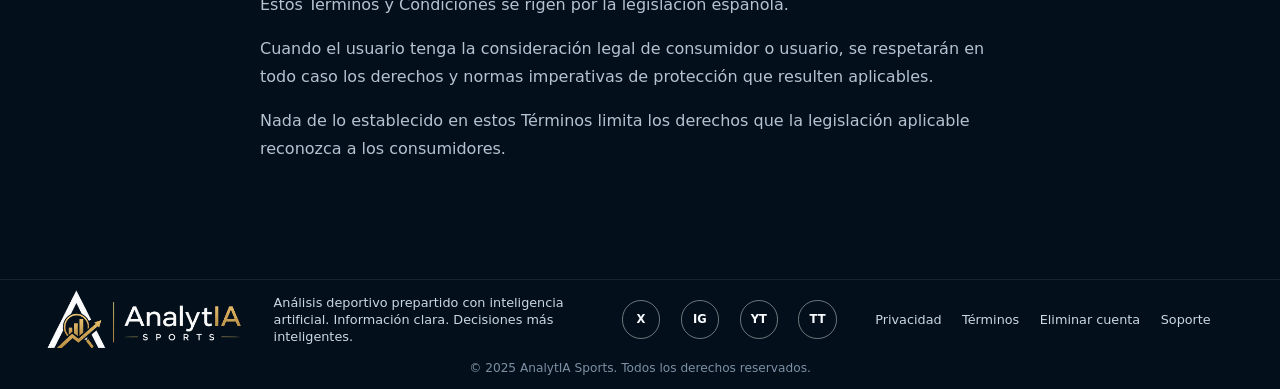
<file: terms.html>
<!doctype html>
<html lang="es">
  <head>
    <meta charset="UTF-8" />
    <meta name="viewport" content="width=device-width, initial-scale=1.0" />
    <title>Términos y condiciones | AnalytIA Sports</title>
    <meta
      name="description"
      content="Términos y condiciones de uso de AnalytIA Sports."
    />
    <meta property="og:title" content="Términos y condiciones | AnalytIA Sports" />
    <meta
      property="og:description"
      content="Condiciones de uso de AnalytIA Sports y alcance informativo del servicio."
    />
    <meta property="og:type" content="website" />
    <link rel="stylesheet" href="assets/css/styles.css?v=legal-footer-1" />
    <link rel="stylesheet" href="assets/css/privacy-policy.css" />
  </head>
  <body>
    <header class="legal-header">
      <nav class="legal-nav container" aria-label="Navegación principal">
        <a class="legal-brand" href="index.html" aria-label="AnalytIA Sports inicio">
          <img src="assets/analytia_logo_clean.png" alt="AnalytIA Sports" />
        </a>
      </nav>
    </header>

    <main class="container page privacy-document">
      <h1>Términos y Condiciones</h1>
      <p class="privacy-updated">Última actualización: 2 de octubre de 2026</p>
      <section>
        <h2>1. Objeto y aceptación</h2>
        <p>Estos Términos y Condiciones regulan el acceso y uso de AnalytIA Sports, una aplicación destinada a proporcionar información, estadísticas, análisis, probabilidades y pronósticos relacionados con eventos deportivos.</p>
        <p>Al crear una cuenta o utilizar AnalytIA Sports, el usuario acepta estos Términos y Condiciones y se compromete a utilizar el servicio de acuerdo con ellos y con la legislación aplicable.</p>
        <p>Si no estás de acuerdo con estas condiciones, no debes crear una cuenta ni utilizar el servicio.</p>
      </section>
      <section>
        <h2>2. Descripción del servicio</h2>
        <p>AnalytIA Sports proporciona herramientas de información y análisis deportivo que pueden incluir, entre otras:</p>
        <ul>
          <li>estadísticas de equipos, jugadores, partidos y competiciones;</li>
          <li>información histórica y deportiva;</li>
          <li>probabilidades estimadas;</li>
          <li>análisis y pronósticos previos a eventos deportivos;</li>
          <li>indicadores generados mediante modelos y sistemas automatizados;</li>
          <li>favoritos y personalización del contenido;</li>
          <li>alertas y notificaciones relacionadas con eventos deportivos;</li>
          <li>históricos de pronósticos y sus resultados.</li>
        </ul>
        <p>Las funcionalidades disponibles pueden modificarse, ampliarse o reducirse conforme evolucione el servicio.</p>
      </section>
      <section>
        <h2>3. Naturaleza de los análisis y pronósticos</h2>
        <p>Los pronósticos, probabilidades, indicadores y análisis ofrecidos por AnalytIA Sports se generan mediante modelos estadísticos, sistemas automatizados y diferentes variables relacionadas con los eventos deportivos analizados.</p>
        <p>Para realizar estos cálculos, los sistemas de AnalytIA Sports pueden utilizar diferentes fuentes y variables deportivas o de mercado de forma interna.</p>
        <p>Esta información se utiliza como parte del proceso de análisis y no implica que AnalytIA Sports muestre cuotas de apuestas al usuario ni proporcione una plataforma para apostar.</p>
        <p>Los pronósticos y probabilidades constituyen estimaciones de carácter informativo.</p>
        <p>No existe garantía de que un determinado pronóstico vaya a cumplirse.</p>
        <p>Los porcentajes de acierto, históricos, estadísticas o resultados anteriores tampoco garantizan resultados futuros.</p>
      </section>
      <section>
        <h2>4. Servicio informativo y ausencia de apuestas</h2>
        <p>AnalytIA Sports es una aplicación de información y análisis deportivo.</p>
        <p>En su versión actual:</p>
        <ul>
          <li>no permite realizar apuestas;</li>
          <li>no acepta ni gestiona apuestas;</li>
          <li>no recibe depósitos destinados al juego;</li>
          <li>no custodia fondos de usuarios para realizar apuestas;</li>
          <li>no paga premios relacionados con apuestas;</li>
          <li>no actúa como casa de apuestas;</li>
          <li>no actúa como operador de juego;</li>
          <li>no muestra cuotas de apuestas al usuario.</li>
        </ul>
        <p>Las probabilidades y pronósticos mostrados por AnalytIA Sports forman parte de sus herramientas de análisis deportivo y no representan una garantía sobre el resultado de un evento.</p>
        <p>Cualquier decisión que el usuario adopte fuera de AnalytIA Sports utilizando la información obtenida en la aplicación será responsabilidad del propio usuario.</p>
      </section>
      <section>
        <h2>5. Capacidad para aceptar las condiciones</h2>
        <p>Para crear una cuenta y utilizar AnalytIA Sports, el usuario debe tener al menos 18 años y capacidad legal suficiente para aceptar estos Términos y Condiciones conforme a la legislación aplicable.</p>
        <p>Si tenemos conocimiento de que una cuenta pertenece a una persona menor de 18 años, podremos suspender su acceso y eliminarla, así como adoptar las medidas correspondientes respecto de los datos asociados, de acuerdo con nuestra <a href="privacy-policy.html">Política de Privacidad</a>.</p>
      </section>
      <section>
        <h2>6. Registro y cuenta</h2>
        <p>Algunas funcionalidades de AnalytIA Sports requieren disponer de una cuenta.</p>
        <p>Durante el registro se puede solicitar:</p>
        <ul>
          <li>nombre de usuario;</li>
          <li>dirección de correo electrónico;</li>
          <li>contraseña;</li>
          <li>aceptación de estas condiciones.</li>
        </ul>
        <p>El usuario se compromete a proporcionar información válida y a mantener protegidas las credenciales de acceso a su cuenta.</p>
        <p>El usuario no debe facilitar deliberadamente sus credenciales a terceros cuando ello pueda comprometer la seguridad de la cuenta o del servicio.</p>
        <p>Si detectas un acceso no autorizado a tu cuenta, deberás adoptar las medidas razonables para protegerla y podrás contactar con nosotros.</p>
      </section>
      <section>
        <h2>7. Uso permitido</h2>
        <p>El usuario se compromete a utilizar AnalytIA Sports de forma legal y respetando el funcionamiento del servicio.</p>
        <p>No está permitido:</p>
        <ul>
          <li>intentar acceder sin autorización a cuentas, servidores, bases de datos o sistemas;</li>
          <li>interferir deliberadamente con el funcionamiento de AnalytIA Sports;</li>
          <li>intentar eludir mecanismos de seguridad o control de acceso;</li>
          <li>utilizar sistemas automatizados de forma abusiva para extraer información o sobrecargar nuestros sistemas;</li>
          <li>introducir código malicioso;</li>
          <li>utilizar el servicio para cometer fraude u otras actividades ilícitas;</li>
          <li>suplantar la identidad de otros usuarios;</li>
          <li>utilizar los contenidos propios de AnalytIA Sports con fines comerciales no autorizados.</li>
        </ul>
        <p>Podremos restringir o suspender una cuenta cuando resulte razonablemente necesario para proteger el servicio, a otros usuarios o nuestros derechos, especialmente ante incumplimientos graves o reiterados de estas condiciones.</p>
      </section>
      <section>
        <h2>8. Eliminación de cuenta</h2>
        <p>El usuario puede solicitar la eliminación de su cuenta desde la propia aplicación.</p>
        <p>También existe un procedimiento externo disponible en:</p>
        <p><a href="/delete-account.html">analytiasports.es/delete-account.html</a></p>
        <p>La eliminación de la cuenta se realizará de acuerdo con nuestra <a href="privacy-policy.html">Política de Privacidad</a> y con las obligaciones legales y técnicas que resulten aplicables.</p>
        <p>Cuando se elimine una cuenta, el usuario perderá el acceso a los datos y funcionalidades vinculados a ella que sean eliminados como consecuencia de la solicitud.</p>
      </section>
      <section>
        <h2>9. Información de terceros</h2>
        <p>AnalytIA Sports utiliza proveedores externos de información deportiva y diferentes servicios tecnológicos para ofrecer sus funcionalidades.</p>
        <p>Los datos deportivos pueden sufrir:</p>
        <ul>
          <li>retrasos;</li>
          <li>errores;</li>
          <li>modificaciones posteriores;</li>
          <li>información incompleta;</li>
          <li>discrepancias entre distintas fuentes;</li>
          <li>interrupciones temporales;</li>
          <li>correcciones posteriores por parte del proveedor original.</li>
        </ul>
        <p>AnalytIA Sports procura ofrecer información actualizada y corregir incidencias relevantes cuando son detectadas, pero no puede garantizar que todos los datos proporcionados por terceros sean permanentemente exactos o estén disponibles sin interrupciones.</p>
        <p>Cuando un proveedor modifique posteriormente un resultado, estadística u otro dato deportivo, AnalytIA Sports podrá actualizar la información correspondiente.</p>
      </section>
      <section>
        <h2>10. Disponibilidad</h2>
        <p>Procuraremos mantener AnalytIA Sports disponible y en correcto funcionamiento.</p>
        <p>No obstante, pueden producirse interrupciones temporales debido, entre otras razones, a:</p>
        <ul>
          <li>mantenimiento;</li>
          <li>actualizaciones;</li>
          <li>incidencias técnicas;</li>
          <li>problemas de conectividad;</li>
          <li>fallos de proveedores externos;</li>
          <li>causas ajenas a nuestro control.</li>
        </ul>
        <p>No se garantiza una disponibilidad ininterrumpida del servicio.</p>
        <p>Podremos realizar tareas de mantenimiento o modificaciones cuando sean necesarias para mejorar, proteger o actualizar AnalytIA Sports.</p>
      </section>
      <section>
        <h2>11. Cambios en el servicio</h2>
        <p>AnalytIA Sports es un servicio en evolución.</p>
        <p>Podremos incorporar nuevas funcionalidades, modificar las existentes o retirar determinadas funciones cuando resulte necesario por motivos técnicos, comerciales, operativos, de seguridad o legales.</p>
        <p>Cuando un cambio afecte de forma relevante a las condiciones de uso del servicio o a los derechos de los usuarios, procuraremos comunicarlo de manera adecuada.</p>
      </section>
      <section>
        <h2>12. Gratuidad y futuras funciones de pago</h2>
        <p>La versión actual de AnalytIA Sports se ofrece de forma gratuita.</p>
        <p>Actualmente la creación de una cuenta y el uso de las funcionalidades disponibles no implican ningún cobro al usuario.</p>
        <p>Si en el futuro se incorporan:</p>
        <ul>
          <li>suscripciones;</li>
          <li>planes de pago;</li>
          <li>compras;</li>
          <li>contenido premium;</li>
          <li>u otras funcionalidades de pago,</li>
        </ul>
        <p>el usuario será informado previamente de su precio, características, condiciones y periodicidad antes de contratar cualquier servicio.</p>
        <p>La futura incorporación de funciones de pago podrá requerir la actualización de estos Términos y Condiciones.</p>
      </section>
      <section>
        <h2>13. Propiedad intelectual e industrial</h2>
        <p>La aplicación AnalytIA Sports y los elementos propios que la integran, incluyendo cuando corresponda:</p>
        <ul>
          <li>software;</li>
          <li>diseño;</li>
          <li>interfaz;</li>
          <li>textos;</li>
          <li>modelos propios;</li>
          <li>estructura;</li>
          <li>elementos gráficos;</li>
          <li>contenidos originales;</li>
          <li>marca e identidad visual,</li>
        </ul>
        <p>están protegidos por los derechos de propiedad intelectual e industrial que correspondan a sus respectivos titulares.</p>
        <p>El acceso o uso de AnalytIA Sports no concede al usuario ningún derecho de propiedad sobre estos elementos.</p>
        <p>No está permitido reproducir, distribuir, modificar, comercializar o explotar contenidos propios de AnalytIA Sports fuera de los usos permitidos por la legislación aplicable o sin autorización.</p>
      </section>
      <section>
        <h2>14. Elementos de terceros</h2>
        <p>AnalytIA Sports puede mostrar información relacionada con equipos, jugadores, competiciones, organizaciones deportivas y otros terceros.</p>
        <p>También pueden aparecer nombres comerciales, marcas, escudos, logotipos, imágenes u otros elementos pertenecientes a terceros cuando formen parte de la información deportiva ofrecida.</p>
        <p>Los derechos que puedan existir sobre estos elementos pertenecen a sus respectivos titulares.</p>
        <p>Su aparición en AnalytIA Sports no implica patrocinio, asociación, colaboración, aprobación o relación comercial con dichos titulares salvo que se indique expresamente lo contrario.</p>
        <p>AnalytIA Sports no reclama como propios derechos de propiedad intelectual o industrial pertenecientes a terceros.</p>
      </section>
      <section>
        <h2>15. Incertidumbre de los pronósticos</h2>
        <p>El deporte está sujeto a numerosos factores imprevisibles.</p>
        <p>Los análisis y pronósticos pueden verse afectados, entre otros factores, por:</p>
        <ul>
          <li>lesiones;</li>
          <li>sanciones;</li>
          <li>cambios de alineación;</li>
          <li>decisiones técnicas;</li>
          <li>condiciones meteorológicas;</li>
          <li>decisiones arbitrales;</li>
          <li>circunstancias ocurridas durante el partido;</li>
          <li>errores o retrasos en los datos utilizados;</li>
          <li>cualquier otro acontecimiento que pueda influir en un evento deportivo.</li>
        </ul>
        <p>Por ello, ninguna probabilidad o pronóstico debe interpretarse como certeza sobre el resultado futuro de un evento.</p>
        <p>Un porcentaje elevado no significa que el acontecimiento vaya a producirse necesariamente.</p>
        <p>Del mismo modo, un buen rendimiento histórico de los pronósticos no garantiza que dicho rendimiento vaya a mantenerse en el futuro.</p>
      </section>
      <section>
        <h2>16. Responsabilidad</h2>
        <p>AnalytIA Sports procura ofrecer información deportiva útil, mantener sus sistemas correctamente operativos y utilizar fuentes de información adecuadas.</p>
        <p>Sin embargo, debido a la naturaleza de los datos deportivos, de los modelos estadísticos y de los servicios proporcionados por terceros, pueden producirse errores, retrasos o discrepancias.</p>
        <p>AnalytIA Sports no garantiza:</p>
        <ul>
          <li>resultados deportivos concretos;</li>
          <li>el acierto de un pronóstico determinado;</li>
          <li>una tasa mínima de acierto;</li>
          <li>beneficios económicos derivados de la utilización de sus análisis;</li>
          <li>disponibilidad permanente e ininterrumpida del servicio.</li>
        </ul>
        <p>El usuario es responsable de la forma en que utiliza la información proporcionada por AnalytIA Sports.</p>
        <p>Nada de lo dispuesto en estos Términos pretende excluir o limitar aquellos derechos o responsabilidades que no puedan excluirse o limitarse legalmente.</p>
      </section>
      <section>
        <h2>17. Privacidad</h2>
        <p>El tratamiento de los datos personales relacionados con AnalytIA Sports se regula en nuestra <a href="privacy-policy.html">Política de Privacidad</a>.</p>
        <p>En ella se explica, entre otras cuestiones:</p>
        <ul>
          <li>qué datos tratamos;</li>
          <li>para qué se utilizan;</li>
          <li>qué proveedores intervienen;</li>
          <li>cómo se conservan;</li>
          <li>cómo puede eliminarse una cuenta;</li>
          <li>qué derechos tienen los usuarios.</li>
        </ul>
        <p>La <a href="privacy-policy.html">Política de Privacidad</a> está disponible permanentemente a través de la web y de los enlaces habilitados en la aplicación.</p>
      </section>
      <section id="terms-contact">
        <h2>18. Titularidad y contacto</h2>
        <p>AnalytIA Sports es el nombre comercial utilizado para este servicio.</p>
        <p>Actualmente el proyecto es gestionado conjuntamente por:</p>
        <p>Sergio Serrano Molina y Aaro Gonzalez Andreu.</p>
        <p>Para consultas relacionadas con estos Términos y Condiciones o con el funcionamiento del servicio puedes contactar mediante:</p>
        <p><a href="mailto:soporte@analytiasports.es">soporte@analytiasports.es</a></p>
        <p>Si en el futuro AnalytIA Sports pasa a ser explotada por una sociedad mercantil, estos Términos podrán actualizarse para reflejar la nueva titularidad.</p>
      </section>
      <section>
        <h2>19. Actualización de los términos</h2>
        <p>Estos Términos y Condiciones podrán actualizarse cuando cambien:</p>
        <ul>
          <li>las funcionalidades de AnalytIA Sports;</li>
          <li>el modelo de prestación del servicio;</li>
          <li>la normativa aplicable;</li>
          <li>las necesidades técnicas o de seguridad;</li>
          <li>la titularidad del proyecto.</li>
        </ul>
        <p>La fecha indicada al comienzo de esta página identifica la versión vigente.</p>
        <p>Cuando se produzcan cambios relevantes para los usuarios, podremos informar de ellos mediante la aplicación u otros medios adecuados.</p>
      </section>
      <section>
        <h2>20. Legislación aplicable</h2>
        <p>Estos Términos y Condiciones se rigen por la legislación española.</p>
        <p>Cuando el usuario tenga la consideración legal de consumidor o usuario, se respetarán en todo caso los derechos y normas imperativas de protección que resulten aplicables.</p>
        <p>Nada de lo establecido en estos Términos limita los derechos que la legislación aplicable reconozca a los consumidores.</p>
      </section>
    </main>

    <footer class="layer-footer legal-footer">
      <div class="layer-wrap layer-footer-grid">
        <div class="layer-footer-brand">
          <img src="assets/analytia_logo_clean.png" alt="AnalytIA Sports" />
          <p>Análisis deportivo prepartido con inteligencia artificial. Información clara. Decisiones más inteligentes.</p>
        </div>
        <div class="layer-social" aria-label="Redes sociales">
          <span>X</span><span>IG</span><span>YT</span><span>TT</span>
        </div>
        <div class="layer-footer-links">
          <a href="privacy-policy.html">Privacidad</a>
          <a href="terms.html">Términos</a>
          <a href="delete-account.html">Eliminar cuenta</a>
          <a href="support.html">Soporte</a>
        </div>
      </div>
      <p class="layer-copyline">© 2025 AnalytIA Sports. Todos los derechos reservados.</p>
    </footer>
  </body>
</html>
</file>
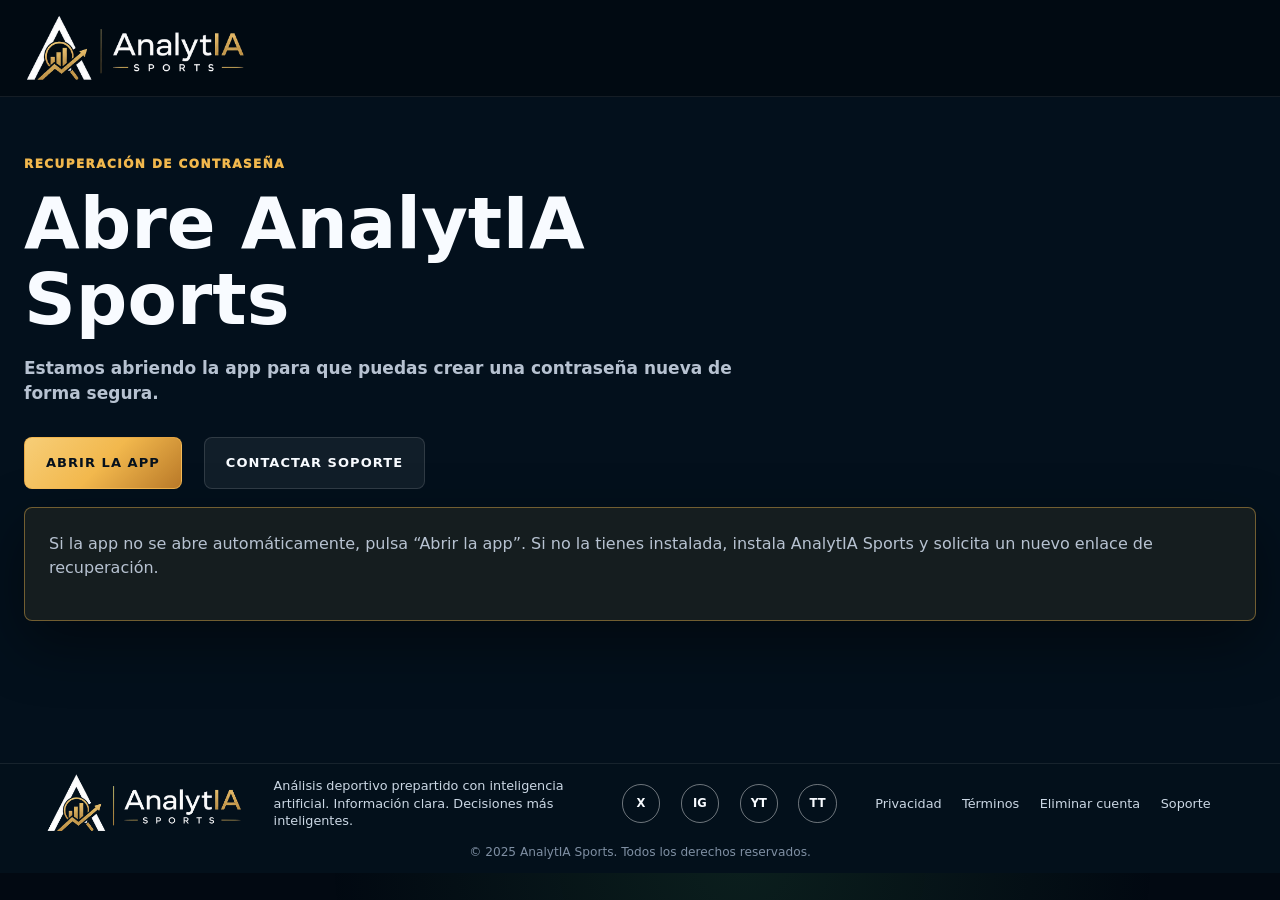
<file: update-password.html>
<!doctype html>
<html lang="es">
  <head>
    <meta charset="UTF-8" />
    <meta name="viewport" content="width=device-width, initial-scale=1.0" />
    <title>Recuperar contraseña | AnalytIA Sports</title>
    <meta
      name="description"
      content="Abre AnalytIA Sports para completar la recuperación de contraseña."
    />
    <meta property="og:title" content="Recuperar contraseña | AnalytIA Sports" />
    <meta
      property="og:description"
      content="Continúa en la app de AnalytIA Sports para crear una contraseña nueva."
    />
    <meta property="og:type" content="website" />
    <link rel="stylesheet" href="assets/css/styles.css?v=legal-footer-1" />
    <script>
      function recoveryParams() {
        const search = new URLSearchParams(window.location.search);
        const hash = window.location.hash.startsWith("#")
          ? new URLSearchParams(window.location.hash.slice(1))
          : new URLSearchParams();
        const merged = new URLSearchParams();

        for (const source of [search, hash]) {
          for (const [key, value] of source.entries()) {
            if (!merged.has(key)) merged.set(key, value);
          }
        }

        if (
          (merged.has("token_hash") || merged.has("code")) &&
          !merged.has("type")
        ) {
          merged.set("type", "recovery");
        }

        return merged;
      }

      const params = recoveryParams();
      const hasRecoveryToken = params.has("token_hash") || params.has("code");
      const paramsText = params.toString();
      const appUrl = hasRecoveryToken
        ? `analytiasports://update-password?${paramsText}`
        : "analytiasports://update-password";
      const androidIntentUrl = hasRecoveryToken
        ? `intent://update-password?${paramsText}#Intent;scheme=analytiasports;package=com.example.app_stats_mobile;end`
        : "intent://update-password#Intent;scheme=analytiasports;package=com.example.app_stats_mobile;end";

      function isAndroid() {
        return /Android/i.test(navigator.userAgent || "");
      }

      function openApp() {
        window.location.href = appUrl;
        if (isAndroid()) {
          window.setTimeout(() => {
            window.location.href = androidIntentUrl;
          }, 250);
        }
      }

      window.addEventListener("DOMContentLoaded", () => {
        const appLink = document.getElementById("open-app-link");
        if (appLink) {
          appLink.href = appUrl;
          appLink.addEventListener("click", (event) => {
            event.preventDefault();
            openApp();
          });
        }

        if (hasRecoveryToken) {
          window.setTimeout(openApp, 350);
        }
      });
    </script>
  </head>
  <body>
    <header class="legal-header">
      <nav class="legal-nav container" aria-label="Navegación principal">
        <a class="legal-brand" href="index.html" aria-label="AnalytIA Sports inicio">
          <img src="assets/analytia_logo_clean.png" alt="AnalytIA Sports" />
        </a>
      </nav>
    </header>

    <main class="container page compact-page">
      <p class="eyebrow">Recuperación de contraseña</p>
      <h1>Abre AnalytIA Sports</h1>
      <p class="lead">
        Estamos abriendo la app para que puedas crear una contraseña nueva de
        forma segura.
      </p>
      <div class="actions">
        <a id="open-app-link" class="button primary" href="analytiasports://update-password">
          Abrir la app
        </a>
        <a class="button" href="support.html">Contactar soporte</a>
      </div>
      <div class="notice">
        <p>
          Si la app no se abre automáticamente, pulsa “Abrir la app”. Si no la
          tienes instalada, instala AnalytIA Sports y solicita un nuevo enlace de
          recuperación.
        </p>
      </div>
    </main>

    <footer class="layer-footer legal-footer">
      <div class="layer-wrap layer-footer-grid">
        <div class="layer-footer-brand">
          <img src="assets/analytia_logo_clean.png" alt="AnalytIA Sports" />
          <p>Análisis deportivo prepartido con inteligencia artificial. Información clara. Decisiones más inteligentes.</p>
        </div>
        <div class="layer-social" aria-label="Redes sociales">
          <span>X</span><span>IG</span><span>YT</span><span>TT</span>
        </div>
        <div class="layer-footer-links">
          <a href="privacy-policy.html">Privacidad</a>
          <a href="terms.html">Términos</a>
          <a href="delete-account.html">Eliminar cuenta</a>
          <a href="support.html">Soporte</a>
        </div>
      </div>
      <p class="layer-copyline">© 2025 AnalytIA Sports. Todos los derechos reservados.</p>
    </footer>
  </body>
</html>
</file>
<file: assets/css/styles.css>
:root {
  color-scheme: dark;
  --night: #020912;
  --navy: #061728;
  --ink: #091f33;
  --panel: rgba(9, 26, 43, 0.82);
  --panel-strong: rgba(12, 31, 50, 0.95);
  --line: rgba(255, 255, 255, 0.13);
  --line-gold: rgba(244, 180, 76, 0.7);
  --text: #f8fbff;
  --muted: #b7c2d1;
  --soft: #7f8fa3;
  --gold: #f2b84d;
  --gold-deep: #b87422;
  --green: #62de83;
  --red: #ec6b72;
  --blue: #58a9ff;
  --shadow: rgba(0, 0, 0, 0.45);
}

* {
  box-sizing: border-box;
}

html {
  min-height: 100%;
  background: var(--night);
  scroll-behavior: smooth;
}

body {
  min-height: 100%;
  margin: 0;
  color: var(--text);
  font-family:
    Inter, ui-sans-serif, system-ui, -apple-system, BlinkMacSystemFont, "Segoe UI",
    sans-serif;
  line-height: 1.5;
  background:
    linear-gradient(135deg, rgba(5, 20, 34, 0.96), rgba(1, 8, 15, 0.98) 56%),
    var(--night);
}

body::before {
  position: fixed;
  inset: 0;
  z-index: -2;
  pointer-events: none;
  content: "";
  background:
    radial-gradient(circle at 12% 18%, rgba(88, 169, 255, 0.18), transparent 23rem),
    radial-gradient(circle at 82% 12%, rgba(242, 184, 77, 0.12), transparent 22rem),
    radial-gradient(circle at 58% 95%, rgba(98, 222, 131, 0.1), transparent 26rem);
}

a {
  color: var(--gold);
  text-decoration: none;
}

a:hover {
  text-decoration: underline;
}

svg {
  display: block;
}

.container {
  width: min(1240px, calc(100% - 48px));
  margin: 0 auto;
}

.site-header {
  position: sticky;
  top: 0;
  z-index: 20;
  background: rgba(2, 9, 18, 0.72);
  border-bottom: 1px solid rgba(255, 255, 255, 0.08);
  backdrop-filter: blur(18px);
}

.nav {
  display: grid;
  grid-template-columns: 250px minmax(0, 1fr) auto;
  gap: 24px;
  align-items: center;
  min-height: 88px;
}

.brand {
  display: inline-flex;
  align-items: center;
  gap: 12px;
  width: 230px;
  color: var(--text);
  font-size: 18px;
  font-weight: 900;
}

.brand:hover {
  text-decoration: none;
}

.brand-logo {
  display: block;
  width: 100%;
  height: auto;
}

.brand > span:not(.brand-mark) {
  min-width: 0;
}

.brand-mark {
  display: grid;
  width: 42px;
  height: 42px;
  place-items: center;
  color: #07101c;
  background: linear-gradient(135deg, var(--gold), #ffffff 48%, var(--gold-deep));
  border-radius: 14px;
  font-size: 14px;
  font-weight: 950;
}

.nav-links {
  display: flex;
  justify-content: center;
  gap: clamp(14px, 3vw, 46px);
  font-size: 15px;
  font-weight: 760;
}

.nav-links a {
  position: relative;
  color: var(--text);
  white-space: nowrap;
}

.nav-links a::after {
  position: absolute;
  right: 0;
  bottom: -14px;
  left: 0;
  height: 2px;
  content: "";
  background: transparent;
}

.nav-links a[aria-current="page"],
.nav-links a:hover {
  color: #ffffff;
  text-decoration: none;
}

.nav-links a[aria-current="page"]::after,
.nav-links a:hover::after {
  background: var(--gold);
}

.hero {
  position: relative;
  overflow: hidden;
  border-bottom: 1px solid rgba(255, 255, 255, 0.08);
}

.hero-bg {
  position: absolute;
  inset: 0;
  z-index: -1;
  background:
    linear-gradient(105deg, rgba(1, 9, 18, 0.96) 0%, rgba(3, 18, 32, 0.9) 46%, rgba(4, 18, 28, 0.64) 100%),
    radial-gradient(ellipse at 62% 58%, rgba(255, 255, 255, 0.22), transparent 3rem),
    radial-gradient(ellipse at 74% 53%, rgba(255, 255, 255, 0.18), transparent 3rem),
    repeating-linear-gradient(116deg, transparent 0 44px, rgba(242, 184, 77, 0.22) 45px 47px, transparent 48px 86px),
    linear-gradient(180deg, #05192d, #020912);
}

.hero-bg::before {
  position: absolute;
  right: -8%;
  bottom: 10%;
  left: 26%;
  height: 270px;
  content: "";
  opacity: 0.64;
  background:
    radial-gradient(ellipse at 50% 0, rgba(255, 255, 255, 0.7), transparent 6%),
    linear-gradient(0deg, rgba(34, 107, 72, 0.26), transparent 52%),
    repeating-linear-gradient(0deg, rgba(255, 255, 255, 0.1) 0 1px, transparent 1px 22px),
    repeating-linear-gradient(90deg, rgba(255, 255, 255, 0.07) 0 1px, transparent 1px 42px);
  transform: perspective(680px) rotateX(64deg);
  transform-origin: bottom;
}

.hero-bg::after {
  position: absolute;
  right: 0;
  bottom: 24%;
  left: 42%;
  height: 120px;
  content: "";
  opacity: 0.5;
  background:
    radial-gradient(circle, rgba(255, 255, 255, 0.9) 0 2px, transparent 3px) 0 0 / 58px 20px,
    linear-gradient(180deg, transparent, rgba(255, 255, 255, 0.14), transparent);
}

.hero-grid {
  display: grid;
  grid-template-columns: minmax(320px, 0.86fr) minmax(460px, 1.14fr);
  gap: clamp(24px, 6vw, 72px);
  align-items: center;
  min-height: 650px;
  padding: 48px 0 42px;
}

.hero-copy-block {
  position: relative;
  z-index: 2;
  max-width: 650px;
}

h1,
h2,
h3,
p {
  margin-top: 0;
}

h1 {
  max-width: 640px;
  margin-bottom: 18px;
  font-size: clamp(44px, 5.3vw, 74px);
  line-height: 1.06;
  letter-spacing: 0;
}

h1 span,
.hero-copy strong,
.play-banner strong {
  color: var(--gold);
}

h2 {
  margin-bottom: 8px;
  font-size: 18px;
  line-height: 1.18;
}

h3 {
  margin-bottom: 8px;
  font-size: 19px;
}

.hero-rule {
  width: 64px;
  height: 3px;
  margin: 0 0 22px;
  background: var(--gold);
}

.hero-copy {
  max-width: 560px;
  color: #eef4fb;
  font-size: clamp(18px, 2vw, 21px);
  line-height: 1.36;
}

.hero-copy strong {
  display: block;
  margin-top: 2px;
  font-weight: 780;
}

.actions {
  display: flex;
  flex-wrap: wrap;
  gap: 18px 22px;
  align-items: center;
  margin-top: 30px;
}

.button {
  display: inline-flex;
  align-items: center;
  justify-content: center;
  min-height: 52px;
  padding: 13px 21px;
  color: var(--text);
  background: rgba(255, 255, 255, 0.06);
  border: 1px solid var(--line);
  border-radius: 8px;
  font-size: 13px;
  font-weight: 900;
  letter-spacing: 0.08em;
  text-transform: uppercase;
}

.button svg {
  width: 22px;
  height: 22px;
  margin-left: 18px;
  fill: none;
  stroke: currentColor;
  stroke-linecap: round;
  stroke-linejoin: round;
  stroke-width: 1.8;
}

.button:hover {
  color: var(--text);
  border-color: var(--line-gold);
  text-decoration: none;
}

.button.primary {
  color: #06111d;
  background: linear-gradient(135deg, #f7ce78, var(--gold), #b97928);
  border-color: var(--line-gold);
}

.button.ghost {
  min-width: 246px;
  background: rgba(5, 15, 27, 0.54);
  border-color: var(--line-gold);
}

.store-badge {
  display: inline-flex;
  align-items: center;
  justify-content: center;
  gap: 12px;
  color: #ffffff;
  border: 1px solid var(--line-gold);
  border-radius: 8px;
  background: rgba(6, 16, 27, 0.78);
  box-shadow: inset 0 1px 0 rgba(255, 255, 255, 0.08);
}

.store-badge:hover {
  color: #ffffff;
  text-decoration: none;
  background: rgba(12, 28, 46, 0.86);
}

.store-badge svg {
  flex: 0 0 auto;
}

.store-badge span {
  display: grid;
  line-height: 1;
}

.store-badge small {
  margin-bottom: 4px;
  color: #ffffff;
  font-size: 11px;
  font-weight: 900;
  letter-spacing: 0.08em;
  text-transform: uppercase;
}

.store-badge.compact {
  min-width: 190px;
  min-height: 54px;
  padding: 9px 15px;
  font-size: 22px;
  font-weight: 850;
}

.store-badge.compact svg {
  width: 34px;
  height: 38px;
}

.store-badge.large {
  min-width: 260px;
  min-height: 74px;
  padding: 14px 22px;
  font-size: 29px;
  font-weight: 850;
  background: linear-gradient(135deg, #f7cf79, #b97524);
  border-color: #f7cf79;
  color: #ffffff;
}

.store-badge.large svg {
  width: 44px;
  height: 48px;
  filter: drop-shadow(0 8px 18px rgba(0, 0, 0, 0.26));
}

.device-stage {
  position: relative;
  min-height: 560px;
}

.phone {
  position: absolute;
  top: 12px;
  width: min(338px, 48%);
  color: #ffffff;
  border: 1px solid rgba(255, 255, 255, 0.34);
  border-radius: 42px;
  background: #071220;
  box-shadow: 0 34px 80px rgba(0, 0, 0, 0.62);
}

.phone::before {
  position: absolute;
  inset: 8px;
  z-index: 2;
  pointer-events: none;
  content: "";
  border: 1px solid rgba(255, 255, 255, 0.16);
  border-radius: 34px;
}

.phone-main {
  right: 292px;
  transform: rotate(-4deg);
}

.phone-side {
  right: 12px;
  top: 50px;
  transform: rotate(7deg);
}

.phone-shell {
  position: relative;
  overflow: hidden;
  min-height: 520px;
  padding: 26px 18px 20px;
  border-radius: 40px;
  background:
    linear-gradient(180deg, rgba(16, 38, 62, 0.9), rgba(3, 12, 22, 0.98)),
    #071220;
}

.phone-shell::before {
  position: absolute;
  top: 0;
  left: 50%;
  width: 92px;
  height: 18px;
  content: "";
  background: #020912;
  border-radius: 0 0 18px 18px;
  transform: translateX(-50%);
}

.phone-status {
  display: flex;
  justify-content: space-between;
  gap: 12px;
  color: #ffffff;
  font-size: 12px;
  font-weight: 820;
}

.phone-kicker {
  margin: 4px 0 18px;
  color: var(--soft);
  font-size: 11px;
  text-align: center;
}

.fixture {
  display: grid;
  grid-template-columns: 1fr 1fr 1fr;
  gap: 10px;
  align-items: center;
  text-align: center;
}

.fixture strong,
.fixture small {
  display: block;
}

.fixture strong {
  font-size: 12px;
}

.fixture-time strong {
  font-size: 20px;
}

.fixture small {
  color: var(--muted);
  font-size: 10px;
}

.crest {
  display: grid;
  width: 42px;
  height: 42px;
  margin: 0 auto 6px;
  place-items: center;
  border: 2px solid rgba(255, 255, 255, 0.74);
  border-radius: 50%;
  font-size: 10px;
  font-weight: 950;
}

.crest.blue {
  background: #75c4ff;
  color: #06213a;
}

.crest.red {
  background: #e43d38;
}

.phone-tabs {
  display: grid;
  grid-template-columns: repeat(4, 1fr);
  gap: 8px;
  margin: 18px 0 10px;
  padding-bottom: 9px;
  border-bottom: 1px solid rgba(255, 255, 255, 0.14);
  color: var(--muted);
  font-size: 9px;
  font-weight: 950;
  text-align: center;
  text-transform: uppercase;
}

.phone-tabs span:first-child {
  color: #ffffff;
  border-bottom: 2px solid var(--gold);
}

.phone-panel,
.insight-card {
  margin-top: 10px;
  padding: 12px;
  border: 1px solid rgba(255, 255, 255, 0.11);
  border-radius: 6px;
  background: rgba(255, 255, 255, 0.035);
}

.phone-panel h2,
.insight-card small {
  margin: 0 0 9px;
  color: #ffffff;
  font-size: 10px;
  font-weight: 900;
  text-transform: uppercase;
}

.prob-grid {
  display: grid;
  grid-template-columns: repeat(3, 1fr);
  gap: 8px;
  text-align: center;
}

.prob-grid div {
  padding: 8px 4px;
  border-left: 1px solid rgba(255, 255, 255, 0.1);
}

.prob-grid div:first-child {
  border-left: 0;
}

.prob-grid span,
.form-row span {
  display: block;
  color: var(--muted);
  font-size: 10px;
}

.prob-grid strong {
  display: block;
  margin-top: 3px;
  font-size: 19px;
}

.green {
  color: var(--green);
}

.gold {
  color: var(--gold);
}

.form-row {
  display: flex;
  gap: 5px;
  align-items: center;
  margin-top: 8px;
  font-size: 10px;
}

.form-row span {
  min-width: 70px;
}

.form-row i {
  display: grid;
  width: 18px;
  height: 18px;
  place-items: center;
  border-radius: 50%;
  font-size: 9px;
  font-style: normal;
  font-weight: 950;
}

.win {
  background: #58c777;
  color: #06111d;
}

.draw {
  background: #c8d0dc;
  color: #142133;
}

.loss {
  background: #eb6268;
}

.bar-stat {
  display: grid;
  grid-template-columns: 38px 1fr 38px;
  gap: 8px;
  align-items: center;
  margin: 8px 0;
  font-size: 11px;
}

.bar-stat b {
  position: relative;
  height: 5px;
  border-radius: 99px;
  background: rgba(255, 255, 255, 0.08);
}

.bar-stat b::before {
  display: block;
  width: var(--w);
  height: 100%;
  content: "";
  border-radius: inherit;
  background: linear-gradient(90deg, var(--blue), var(--gold));
}

.insight-card {
  padding: 14px;
}

.insight-card p {
  margin: 0;
  color: #dbe5ef;
  font-size: 12px;
  line-height: 1.35;
}

.insight-card small {
  display: block;
  color: var(--muted);
  text-transform: none;
}

.favorite-button {
  width: 100%;
  margin-top: 14px;
  padding: 14px;
  color: #ffffff;
  background: rgba(255, 255, 255, 0.03);
  border: 1px solid rgba(255, 255, 255, 0.12);
  border-radius: 6px;
  font: inherit;
  font-size: 12px;
}

.feature-strip,
.upcoming-grid {
  display: grid;
  grid-template-columns: repeat(4, minmax(0, 1fr));
  gap: 16px;
}

.feature-strip {
  margin-top: -28px;
  margin-bottom: 20px;
}

.feature-card {
  position: relative;
  display: grid;
  grid-template-columns: 52px 1fr;
  gap: 16px;
  align-items: center;
  min-height: 104px;
  padding: 18px 20px;
  border: 1px solid var(--line);
  border-radius: 8px;
  background:
    linear-gradient(180deg, rgba(255, 255, 255, 0.06), rgba(255, 255, 255, 0.025)),
    var(--panel);
  box-shadow: 0 18px 46px rgba(0, 0, 0, 0.26);
}

.feature-card svg {
  width: 46px;
  height: 46px;
  fill: none;
  stroke: var(--gold);
  stroke-linecap: round;
  stroke-linejoin: round;
  stroke-width: 1.4;
}

.feature-card h2 {
  margin-bottom: 4px;
  color: #ffffff;
  font-size: 17px;
}

.feature-card p {
  margin: 0;
  color: var(--muted);
  font-size: 14px;
  line-height: 1.32;
}

.upcoming-section {
  padding: 0 0 16px;
}

.section-divider {
  display: grid;
  grid-template-columns: 1fr auto 1fr;
  gap: 16px;
  align-items: center;
  margin: 10px 0 12px;
  color: var(--gold);
  font-size: 16px;
  font-weight: 950;
  letter-spacing: 0.36em;
  text-align: center;
  text-transform: uppercase;
}

.section-divider::before,
.section-divider::after {
  height: 1px;
  content: "";
  background: linear-gradient(90deg, transparent, rgba(242, 184, 77, 0.78));
}

.section-divider::after {
  background: linear-gradient(90deg, rgba(242, 184, 77, 0.78), transparent);
}

.upcoming-grid {
  grid-template-columns: repeat(3, minmax(0, 1fr));
}

.upcoming-grid .feature-card {
  min-height: 110px;
  padding-right: 112px;
}

.soon-pill {
  position: absolute;
  right: 12px;
  bottom: 10px;
  min-width: 96px;
  padding: 5px 10px;
  color: var(--gold);
  border: 1px solid rgba(242, 184, 77, 0.48);
  border-radius: 999px;
  font-size: 10px;
  font-weight: 950;
  text-align: center;
  text-transform: uppercase;
}

.play-banner {
  display: grid;
  grid-template-columns: 310px 1fr 180px;
  gap: 28px;
  align-items: center;
  margin-top: 8px;
  margin-bottom: 20px;
  padding: 20px 42px;
  border: 1px solid var(--line-gold);
  border-radius: 8px;
  background: rgba(8, 25, 43, 0.72);
  box-shadow: 0 16px 54px rgba(0, 0, 0, 0.28);
}

.footer-store {
  justify-content: flex-start;
  border: 0;
  background: transparent;
  box-shadow: none;
  font-size: 28px;
  font-weight: 850;
}

.footer-store:hover {
  background: transparent;
}

.footer-store svg {
  width: 52px;
  height: 58px;
}

.play-banner p {
  margin: 0;
  color: #edf4fb;
  font-size: 17px;
}

.outline-pill {
  display: inline-flex;
  justify-content: center;
  padding: 16px 18px;
  color: var(--gold);
  border: 1px solid var(--line-gold);
  border-radius: 8px;
  font-size: 12px;
  font-weight: 950;
  letter-spacing: 0.08em;
  text-transform: uppercase;
}

.site-footer {
  border-top: 1px solid rgba(255, 255, 255, 0.08);
  background: rgba(4, 15, 25, 0.88);
}

.footer-content {
  display: grid;
  grid-template-columns: minmax(280px, 1fr) auto minmax(320px, auto);
  gap: 28px;
  align-items: center;
  padding: 18px 0 8px;
  color: var(--muted);
  font-size: 13px;
  font-weight: 700;
}

.footer-brand {
  display: flex;
  gap: 22px;
  align-items: center;
}

.footer-brand img {
  width: 190px;
  height: auto;
}

.footer-brand p {
  max-width: 430px;
  margin: 0;
  color: var(--muted);
  line-height: 1.35;
}

.social-links,
.footer-links {
  display: flex;
  flex-wrap: wrap;
  align-items: center;
  gap: 12px;
}

.social-links span {
  display: grid;
  width: 36px;
  height: 36px;
  place-items: center;
  color: #ffffff;
  border: 1px solid rgba(255, 255, 255, 0.42);
  border-radius: 50%;
  font-size: 11px;
  font-weight: 900;
}

.footer-links {
  justify-content: flex-end;
  gap: 14px 22px;
}

.footer-links a {
  color: var(--muted);
  white-space: nowrap;
}

.copyright {
  margin: 0;
  padding: 0 0 16px;
  color: #7f8fa3;
  font-size: 13px;
  text-align: center;
}

.eyebrow {
  margin: 0 0 12px;
  color: var(--gold);
  font-size: 12px;
  font-weight: 950;
  letter-spacing: 0.12em;
  text-transform: uppercase;
}

.lead,
.muted,
.legal-section p,
.notice p,
.card p,
li {
  color: var(--muted);
}

.lead {
  max-width: 760px;
  font-size: 17px;
  font-weight: 650;
}

.page {
  min-height: 60vh;
  padding: 58px 0 44px;
}

.page h1 {
  font-size: clamp(38px, 6vw, 72px);
}

.section-grid {
  display: grid;
  grid-template-columns: repeat(3, minmax(0, 1fr));
  gap: 16px;
  padding: 8px 0 30px;
}

.card,
.legal-section,
.notice {
  border: 1px solid var(--line);
  border-radius: 8px;
  background: var(--panel);
  box-shadow: 0 22px 60px var(--shadow);
}

.card,
.legal-section,
.notice {
  padding: 24px;
}

.legal-section,
.notice {
  margin-top: 18px;
}

.privacy-contact {
  margin-top: 28px;
  color: var(--muted);
  font-size: 14px;
  line-height: 1.6;
  overflow-wrap: anywhere;
}

.privacy-contact h2 {
  color: var(--text);
  font-size: 16px;
  letter-spacing: 0;
}

.notice {
  margin-bottom: 42px;
  border-color: rgba(242, 184, 77, 0.42);
  background: rgba(242, 184, 77, 0.08);
}

ul {
  padding-left: 20px;
  margin-bottom: 0;
}

@media (max-width: 1120px) {
  .nav {
    grid-template-columns: 210px 1fr;
  }

  .brand {
    width: 204px;
  }

  .nav .store-badge {
    display: none;
  }

  .hero-grid {
    grid-template-columns: 1fr;
    min-height: auto;
    padding-top: 48px;
  }

  .hero-copy-block {
    max-width: 760px;
  }

  .device-stage {
    min-height: 510px;
  }

  .phone-main {
    right: 48%;
  }

  .feature-strip {
    grid-template-columns: repeat(2, minmax(0, 1fr));
    margin-top: 0;
  }

  .play-banner {
    grid-template-columns: 1fr;
    padding: 22px;
  }

  .outline-pill {
    justify-self: start;
  }

  .footer-content {
    grid-template-columns: 1fr;
  }

  .footer-links {
    justify-content: flex-start;
  }
}

@media (max-width: 840px) {
  .container {
    width: min(100% - 28px, 1240px);
  }

  .nav {
    grid-template-columns: 1fr;
    min-height: auto;
    padding: 14px 0;
  }

  .brand {
    width: 210px;
  }

  .nav-links {
    justify-content: flex-start;
    gap: 14px 20px;
    overflow-x: auto;
    padding-bottom: 7px;
  }

  .nav-links a::after {
    bottom: -6px;
  }

  .hero-grid {
    padding: 36px 0 28px;
  }

  .actions,
  .store-badge.large,
  .button.ghost {
    width: 100%;
  }

  .store-badge.large {
    justify-content: flex-start;
  }

  .device-stage {
    display: grid;
    gap: 18px;
    min-height: auto;
  }

  .phone {
    position: relative;
    top: auto;
    right: auto;
    width: min(100%, 380px);
    margin: 0 auto;
    transform: none;
  }

  .phone-side {
    display: none;
  }

  .phone-shell {
    min-height: auto;
  }

  .feature-strip,
  .upcoming-grid,
  .section-grid {
    grid-template-columns: 1fr;
  }

  .upcoming-grid .feature-card {
    padding-right: 20px;
  }

  .soon-pill {
    position: static;
    justify-self: start;
    grid-column: 2;
    margin-top: 2px;
  }

  .footer-brand {
    align-items: flex-start;
    flex-direction: column;
  }
}

@media (max-width: 540px) {
  h1 {
    font-size: 41px;
  }

  .hero-copy {
    font-size: 17px;
  }

  .feature-card {
    grid-template-columns: 44px 1fr;
    padding: 16px;
  }

  .feature-card svg {
    width: 38px;
    height: 38px;
  }

  .section-divider {
    gap: 10px;
    font-size: 13px;
    letter-spacing: 0.18em;
  }

  .store-badge.large {
    min-width: 0;
    font-size: 24px;
  }

  .footer-store {
    font-size: 24px;
  }

  .footer-brand img {
    width: 178px;
  }
}

/* Landing mockup pass: compact, wide composition like the provided reference. */
body {
  background: #03101c;
}

.site-header {
  background: rgba(2, 10, 18, 0.86);
  border-bottom: 0;
}

.nav {
  min-height: 92px;
  grid-template-columns: 250px minmax(0, 1fr) 222px;
}

.brand {
  width: 230px;
}

.nav-links {
  gap: clamp(22px, 3.3vw, 48px);
  font-size: 16px;
  font-weight: 650;
}

.nav-links a::after {
  bottom: -16px;
  height: 2px;
}

.store-badge.compact {
  min-width: 222px;
  min-height: 62px;
  padding: 8px 18px;
  font-size: 24px;
  border-color: #d89535;
  background: rgba(6, 17, 29, 0.82);
}

.store-badge.compact svg {
  width: 42px;
  height: 46px;
}

.mockup-home {
  min-height: 510px;
}

.mockup-home .hero-bg {
  background:
    linear-gradient(100deg, rgba(2, 10, 19, 0.97) 0%, rgba(3, 17, 31, 0.93) 45%, rgba(4, 18, 29, 0.72) 100%),
    radial-gradient(ellipse at 69% 48%, rgba(255, 255, 255, 0.2), transparent 4rem),
    radial-gradient(ellipse at 88% 43%, rgba(255, 255, 255, 0.18), transparent 3.2rem),
    linear-gradient(180deg, #061a2d, #020912);
}

.mockup-home .hero-bg::before {
  right: -4%;
  bottom: -9%;
  left: 20%;
  height: 310px;
  opacity: 0.6;
  background:
    radial-gradient(ellipse at 62% 0, rgba(255, 255, 255, 0.72), transparent 5%),
    radial-gradient(ellipse at 80% 1%, rgba(255, 255, 255, 0.46), transparent 7%),
    linear-gradient(0deg, rgba(43, 116, 76, 0.34), transparent 50%),
    repeating-linear-gradient(0deg, rgba(255, 255, 255, 0.1) 0 1px, transparent 1px 22px),
    repeating-linear-gradient(90deg, rgba(255, 255, 255, 0.07) 0 1px, transparent 1px 42px);
}

.mockup-home .hero-bg::after {
  right: -2%;
  bottom: 27%;
  left: 39%;
  height: 140px;
  opacity: 0.54;
  background:
    radial-gradient(circle, rgba(255, 255, 255, 0.95) 0 2px, transparent 3px) 0 0 / 54px 18px,
    linear-gradient(180deg, transparent, rgba(255, 255, 255, 0.18), transparent);
}

.pitch-light {
  position: absolute;
  width: 210px;
  height: 2px;
  background: rgba(255, 255, 255, 0.5);
  filter: blur(3px);
  transform: rotate(-8deg);
}

.light-a {
  right: 34%;
  top: 210px;
}

.light-b {
  right: 7%;
  top: 244px;
}

.gold-line {
  position: absolute;
  right: -50px;
  bottom: 98px;
  width: 360px;
  height: 2px;
  background: linear-gradient(90deg, transparent, rgba(242, 184, 77, 0.9));
  transform: rotate(-56deg);
  transform-origin: right center;
}

.line-b {
  right: -24px;
  bottom: 60px;
}

.line-c {
  right: 32px;
  bottom: 30px;
  opacity: 0.75;
}

.mockup-home .hero-grid {
  grid-template-columns: minmax(585px, 0.98fr) minmax(600px, 1.02fr);
  gap: 12px;
  min-height: 500px;
  padding: 10px 0 0;
}

.mockup-home .hero-copy-block {
  align-self: start;
  padding-top: 38px;
  max-width: 640px;
}

.mockup-home h1 {
  max-width: 640px;
  margin-bottom: 18px;
  font-size: clamp(46px, 3.9vw, 58px);
  line-height: 1.05;
}

.mockup-home .hero-rule {
  width: 70px;
  height: 3px;
  margin-bottom: 22px;
}

.mockup-home .hero-copy {
  max-width: 590px;
  margin-bottom: 0;
  font-size: 20px;
  line-height: 1.38;
}

.mockup-home .actions {
  gap: 20px;
  margin-top: 26px;
  flex-wrap: nowrap;
}

.store-badge.large {
  min-width: 248px;
  min-height: 66px;
  padding: 11px 18px;
  font-size: 24px;
  border-color: #d89535;
  background: linear-gradient(135deg, #f2c262, #b97827);
}

.store-badge.large svg {
  width: 42px;
  height: 46px;
}

.button.ghost {
  min-width: 268px;
  min-height: 64px;
  padding-right: 18px;
  padding-left: 18px;
  background: rgba(4, 15, 27, 0.64);
  border-color: #d89535;
}

.device-stage {
  min-height: 500px;
}

.phone {
  width: 318px;
  border-radius: 38px;
  border-color: rgba(255, 255, 255, 0.38);
}

.phone-main {
  right: 275px;
  top: -28px;
  transform: rotate(-4.4deg);
}

.phone-side {
  right: 18px;
  top: -4px;
  width: 296px;
  transform: rotate(7.5deg);
}

.phone-shell {
  min-height: 492px;
  padding: 25px 17px 18px;
  border-radius: 36px;
}

.phone-side .phone-shell {
  min-height: 456px;
}

.fixture-time strong {
  font-size: 19px;
}

.phone-panel {
  margin-top: 8px;
  padding: 10px;
}

.insight-card {
  margin-top: 10px;
  padding: 13px;
}

.feature-strip {
  position: relative;
  z-index: 3;
  grid-template-columns: repeat(4, minmax(0, 1fr));
  gap: 16px;
  margin-top: -26px;
  margin-bottom: 14px;
}

.feature-card {
  min-height: 104px;
  padding: 18px 20px;
  border-color: rgba(255, 255, 255, 0.15);
  background:
    linear-gradient(180deg, rgba(255, 255, 255, 0.07), rgba(255, 255, 255, 0.028)),
    rgba(8, 25, 43, 0.84);
}

.feature-card h2 {
  font-size: 16px;
}

.feature-card p {
  font-size: 14px;
}

.section-divider {
  margin: 4px 0 10px;
}

.upcoming-grid {
  gap: 16px;
}

.upcoming-grid .feature-card {
  min-height: 104px;
}

.play-banner {
  grid-template-columns: 330px 1fr 186px;
  min-height: 90px;
  margin-top: 12px;
  margin-bottom: 14px;
  padding: 14px 42px;
}

.site-footer {
  background: rgba(4, 16, 27, 0.96);
}

.footer-content {
  min-height: 78px;
  padding: 10px 0 2px;
}

.copyright {
  padding-bottom: 10px;
}

@media (max-width: 1240px) {
  .mockup-home .hero-grid {
    grid-template-columns: 1fr;
    min-height: auto;
  }

  .mockup-home .hero-copy-block {
    padding-top: 24px;
  }

  .device-stage {
    min-height: 500px;
  }
}

/* Full-width fidelity pass. Scoped to the landing so legal pages keep their layout. */
.landing-page .container {
  width: min(1760px, calc(100% - clamp(28px, 12vw, 144px)));
}

.landing-page {
  min-height: 100vh;
  overflow-x: hidden;
}

.landing-page .site-header {
  position: relative;
}

.landing-page .nav {
  min-height: clamp(76px, 9.4vw, 92px);
}

.landing-page .brand {
  width: clamp(172px, 20vw, 230px);
}

.landing-page .store-badge.compact {
  min-width: clamp(172px, 19vw, 222px);
  min-height: clamp(50px, 6vw, 62px);
  font-size: clamp(18px, 2vw, 24px);
}

.landing-page .store-badge.compact svg {
  width: clamp(32px, 3.6vw, 42px);
  height: clamp(36px, 4vw, 46px);
}

.landing-page .nav-links {
  gap: clamp(18px, 4vw, 56px);
  font-size: clamp(13px, 1.35vw, 16px);
}

.landing-page .mockup-home {
  min-height: 0;
}

.landing-page .mockup-home .hero-grid {
  grid-template-columns: minmax(430px, 0.96fr) minmax(430px, 1.04fr);
  min-height: clamp(365px, 38vw, 440px);
  padding-top: clamp(12px, 2.4vw, 28px);
}

.landing-page .mockup-home .hero-copy-block {
  padding-top: clamp(18px, 3.2vw, 40px);
  max-width: 640px;
}

.landing-page .mockup-home h1 {
  max-width: 640px;
  margin-bottom: clamp(12px, 1.8vw, 18px);
  font-size: clamp(42px, 4.85vw, 68px);
  line-height: 1.04;
}

.landing-page .mockup-home .hero-rule {
  width: clamp(58px, 6vw, 72px);
  margin-bottom: clamp(14px, 2vw, 22px);
}

.landing-page .mockup-home .hero-copy {
  max-width: 590px;
  font-size: clamp(16px, 1.74vw, 20px);
}

.landing-page .mockup-home .actions {
  margin-top: clamp(18px, 2.6vw, 28px);
}

.landing-page .store-badge.large {
  min-width: clamp(205px, 22vw, 248px);
  min-height: clamp(54px, 5.8vw, 66px);
  font-size: clamp(20px, 2.1vw, 24px);
}

.landing-page .button.ghost {
  min-width: clamp(220px, 23vw, 268px);
  min-height: clamp(54px, 5.8vw, 64px);
}

.landing-page .device-stage {
  min-height: clamp(365px, 38vw, 440px);
}

.landing-page .phone {
  width: clamp(238px, 27.4vw, 318px);
}

.landing-page .phone-main {
  right: clamp(198px, 23.6vw, 275px);
  top: clamp(-24px, -2vw, -8px);
}

.landing-page .phone-side {
  right: clamp(-2px, 1.5vw, 18px);
  top: clamp(-2px, 1vw, 12px);
  width: clamp(224px, 25.4vw, 296px);
}

.landing-page .phone-shell {
  min-height: clamp(378px, 42.3vw, 492px);
  padding: clamp(18px, 2.2vw, 25px) clamp(12px, 1.45vw, 17px) clamp(12px, 1.6vw, 18px);
}

.landing-page .phone-side .phone-shell {
  min-height: clamp(350px, 39.1vw, 456px);
}

.landing-page .phone-status {
  font-size: clamp(9px, 1.03vw, 12px);
}

.landing-page .fixture-time strong {
  font-size: clamp(15px, 1.63vw, 19px);
}

.landing-page .crest {
  width: clamp(32px, 3.6vw, 42px);
  height: clamp(32px, 3.6vw, 42px);
}

.landing-page .phone-tabs {
  margin-top: clamp(10px, 1.5vw, 18px);
  font-size: clamp(7px, 0.78vw, 9px);
}

.landing-page .phone-panel,
.landing-page .insight-card {
  margin-top: clamp(6px, 0.86vw, 10px);
  padding: clamp(8px, 1vw, 12px);
}

.landing-page .prob-grid strong {
  font-size: clamp(15px, 1.63vw, 19px);
}

.landing-page .form-row i {
  width: clamp(14px, 1.55vw, 18px);
  height: clamp(14px, 1.55vw, 18px);
}

.landing-page .feature-strip {
  margin-top: clamp(-22px, -1.8vw, -14px);
  margin-bottom: clamp(9px, 1.2vw, 14px);
}

.landing-page .feature-card {
  min-height: clamp(86px, 9vw, 104px);
  padding: clamp(13px, 1.55vw, 18px) clamp(14px, 1.72vw, 20px);
  grid-template-columns: clamp(40px, 4.45vw, 52px) 1fr;
}

.landing-page .feature-card svg {
  width: clamp(34px, 3.95vw, 46px);
  height: clamp(34px, 3.95vw, 46px);
}

.landing-page .feature-card h2 {
  font-size: clamp(14px, 1.45vw, 17px);
}

.landing-page .feature-card p {
  font-size: clamp(12px, 1.2vw, 14px);
}

.landing-page .section-divider {
  margin: clamp(2px, 0.5vw, 6px) 0 clamp(8px, 1vw, 10px);
  font-size: clamp(13px, 1.35vw, 16px);
}

.landing-page .upcoming-grid .feature-card {
  min-height: clamp(88px, 9vw, 104px);
}

.landing-page .soon-pill {
  min-width: clamp(78px, 8.25vw, 96px);
  font-size: clamp(8px, 0.86vw, 10px);
}

.landing-page .play-banner {
  grid-template-columns: minmax(230px, 0.28fr) 1fr minmax(150px, 0.17fr);
  min-height: clamp(72px, 7.7vw, 90px);
  margin-top: clamp(10px, 1.1vw, 12px);
  margin-bottom: 0;
  padding: clamp(10px, 1.2vw, 14px) clamp(22px, 3.6vw, 42px);
}

.landing-page .footer-store {
  font-size: clamp(22px, 2.4vw, 28px);
}

.landing-page .footer-store svg {
  width: clamp(42px, 4.45vw, 52px);
  height: clamp(48px, 5vw, 58px);
}

.landing-page .play-banner p {
  font-size: clamp(14px, 1.46vw, 17px);
}

.landing-page .outline-pill {
  padding: clamp(12px, 1.38vw, 16px) clamp(14px, 1.55vw, 18px);
}

.landing-page .footer-content {
  min-height: clamp(70px, 8vw, 86px);
}

.landing-page .footer-brand img {
  width: clamp(160px, 16.4vw, 190px);
}

.landing-page .footer-brand p,
.landing-page .footer-links,
.landing-page .copyright {
  font-size: clamp(11px, 1.12vw, 13px);
}

@media (min-width: 1500px) {
  .landing-page .mockup-home .hero-grid {
    grid-template-columns: minmax(620px, 0.96fr) minmax(680px, 1.04fr);
  }
}

@media (max-width: 1040px) {
  .landing-page .container {
    width: min(100% - 32px, 940px);
  }

  .landing-page .nav {
    grid-template-columns: 190px 1fr;
  }

  .landing-page .nav .store-badge {
    display: none;
  }

  .landing-page .mockup-home .hero-grid {
    grid-template-columns: 1fr;
  }

  .landing-page .device-stage {
    min-height: 470px;
  }
}

/* Exact mockup version: use the approved artwork as the rendered landing. */
.mockup-image-page {
  position: relative;
  display: block;
  min-height: 100vh;
  margin: 0;
  overflow: hidden;
  background: #020912;
}

.mockup-image-page::before {
  content: none;
}

.mockup-artboard {
  position: fixed;
  inset: 0;
  z-index: 0;
  width: 100vw;
  height: 100vh;
  max-width: none;
  margin: 0;
  background: #020912;
  box-shadow: 0 0 80px rgba(0, 0, 0, 0.42);
}

.mockup-artboard img {
  display: block;
  width: 100%;
  height: 100%;
  max-width: none;
  margin: 0;
  object-fit: cover;
  object-position: center top;
}

.mockup-hotspot {
  position: absolute;
  display: block;
  border-radius: 8px;
}

.mockup-hotspot:focus-visible {
  outline: 2px solid #f2b84d;
  outline-offset: 3px;
}

.nav-home {
  left: 29.1%;
  top: 3.3%;
  width: 4.3%;
  height: 3.8%;
}

.nav-features {
  left: 35.3%;
  top: 3.3%;
  width: 9.7%;
  height: 3.8%;
}

.nav-shots {
  left: 46.5%;
  top: 3.3%;
  width: 6.6%;
  height: 3.8%;
}

.nav-news {
  left: 54.6%;
  top: 3.3%;
  width: 8.1%;
  height: 3.8%;
}

.nav-support {
  left: 64.5%;
  top: 3.3%;
  width: 5.8%;
  height: 3.8%;
}

.play-top {
  left: 78.5%;
  top: 1.4%;
  width: 15.8%;
  height: 5.8%;
}

.play-hero {
  left: 6.3%;
  top: 38%;
  width: 17.4%;
  height: 6.4%;
}

.cta-features {
  left: 25.4%;
  top: 38.2%;
  width: 18.6%;
  height: 6.1%;
}

.play-banner-link {
  left: 6.2%;
  top: 79.2%;
  width: 87.6%;
  height: 8.9%;
}

.footer-privacy {
  left: 66.0%;
  top: 92.2%;
  width: 6.1%;
  height: 4.1%;
}

.footer-terms {
  left: 74.0%;
  top: 92.2%;
  width: 6.2%;
  height: 4.1%;
}

.footer-delete {
  left: 82.0%;
  top: 92.2%;
  width: 8.0%;
  height: 4.1%;
}

.footer-support {
  left: 90.8%;
  top: 92.2%;
  width: 6.0%;
  height: 4.1%;
}

.screen-reader-content {
  position: absolute;
  width: 1px;
  height: 1px;
  margin: -1px;
  padding: 0;
  overflow: hidden;
  clip: rect(0 0 0 0);
  white-space: nowrap;
  border: 0;
}

@media (max-width: 760px) {
  .mockup-artboard {
    width: 100vw;
    transform: none;
  }
}

@media (max-aspect-ratio: 4 / 3) {
  .mockup-artboard {
    width: 100vw;
  }
}

/* Layered final landing: faithful to the mockup, but truly responsive. */
.layered-landing {
  min-height: 100vh;
  margin: 0;
  overflow-x: hidden;
  background: #020c16;
  color: #fff;
}

.layered-landing::before {
  position: fixed;
  inset: 0;
  z-index: -3;
  content: "";
  background:
    linear-gradient(90deg, rgba(2, 10, 18, 0.98), rgba(3, 17, 31, 0.9) 42%, rgba(3, 16, 28, 0.8)),
    radial-gradient(ellipse at 72% 36%, rgba(255, 255, 255, 0.14), transparent 11rem),
    radial-gradient(ellipse at 84% 43%, rgba(255, 255, 255, 0.18), transparent 8rem),
    linear-gradient(180deg, #06192c, #020c16);
}

.layered-landing::after {
  position: fixed;
  right: -6vw;
  bottom: 20vh;
  z-index: -2;
  width: 56vw;
  height: 30vh;
  content: "";
  opacity: 0.56;
  background:
    radial-gradient(circle, rgba(255, 255, 255, 0.9) 0 2px, transparent 3px) 0 0 / 58px 20px,
    linear-gradient(180deg, transparent, rgba(255, 255, 255, 0.15), transparent);
}

.layer-wrap {
  width: min(1780px, calc(100vw - clamp(36px, 7vw, 150px)));
  margin: 0 auto;
}

.layer-header {
  position: relative;
  z-index: 5;
  min-height: clamp(70px, 6.3vw, 92px);
  background: rgba(2, 10, 18, 0.84);
}

.layer-nav {
  display: grid;
  grid-template-columns: minmax(170px, 250px) 1fr minmax(190px, 260px);
  gap: clamp(20px, 3vw, 56px);
  align-items: center;
  min-height: clamp(70px, 6.3vw, 92px);
}

.layer-brand img {
  display: block;
  width: clamp(180px, 16vw, 245px);
}

.layer-links {
  display: flex;
  justify-content: center;
  gap: clamp(22px, 4vw, 64px);
  font-size: clamp(14px, 1vw, 18px);
  font-weight: 650;
}

.layer-links a {
  position: relative;
  color: #fff;
}

.layer-links a:hover {
  text-decoration: none;
}

.layer-links a[aria-current="page"]::after {
  position: absolute;
  right: 0;
  bottom: -16px;
  left: 0;
  height: 2px;
  content: "";
  background: #f2b84d;
}

.layer-store {
  display: inline-flex;
  align-items: center;
  justify-content: center;
  gap: clamp(8px, 1vw, 14px);
  color: #fff;
  border: 1px solid #d89535;
  border-radius: 8px;
  background: rgba(4, 17, 31, 0.72);
}

.layer-store:hover {
  color: #fff;
  text-decoration: none;
}

.layer-store svg {
  flex: 0 0 auto;
  width: clamp(34px, 3vw, 52px);
  height: clamp(38px, 3.4vw, 58px);
}

.layer-store span {
  display: grid;
  line-height: 1;
  font-size: clamp(20px, 2vw, 30px);
  font-weight: 850;
}

.layer-store small {
  margin-bottom: 4px;
  font-size: clamp(10px, 0.85vw, 13px);
  font-weight: 950;
  letter-spacing: 0.06em;
  text-transform: uppercase;
}

.layer-store-top {
  justify-self: end;
  min-width: clamp(190px, 14vw, 260px);
  min-height: clamp(52px, 4.7vw, 68px);
  padding: 7px 16px;
}

.layer-store-top span {
  font-size: clamp(19px, 1.7vw, 27px);
}

.layer-hero {
  position: relative;
  min-height: clamp(470px, 42vw, 660px);
  overflow: hidden;
}

.layer-bg {
  position: absolute;
  inset: 0;
  z-index: -1;
  background:
    linear-gradient(100deg, rgba(2, 10, 18, 0.96) 0%, rgba(3, 17, 31, 0.9) 44%, rgba(4, 18, 29, 0.58) 100%),
    radial-gradient(ellipse at 72% 48%, rgba(255, 255, 255, 0.18), transparent 7rem),
    repeating-linear-gradient(116deg, transparent 0 44px, rgba(242, 184, 77, 0.18) 45px 47px, transparent 48px 86px),
    linear-gradient(180deg, #06192c, #020c16);
}

.layer-bg::before {
  position: absolute;
  right: -4vw;
  bottom: -8vh;
  left: 20vw;
  height: clamp(220px, 23vw, 340px);
  content: "";
  opacity: 0.62;
  background:
    linear-gradient(0deg, rgba(38, 112, 73, 0.34), transparent 54%),
    repeating-linear-gradient(0deg, rgba(255, 255, 255, 0.09) 0 1px, transparent 1px 22px),
    repeating-linear-gradient(90deg, rgba(255, 255, 255, 0.06) 0 1px, transparent 1px 42px);
  transform: perspective(700px) rotateX(64deg);
  transform-origin: bottom;
}

.layer-hero-grid {
  display: grid;
  grid-template-columns: minmax(500px, 0.9fr) minmax(560px, 1.1fr);
  gap: clamp(8px, 2vw, 34px);
  align-items: start;
  min-height: clamp(470px, 42vw, 660px);
}

.layer-copy {
  padding-top: clamp(54px, 5.4vw, 96px);
  max-width: clamp(560px, 42vw, 760px);
}

.layer-copy h1 {
  margin: 0 0 clamp(16px, 1.6vw, 26px);
  font-size: clamp(42px, 4vw, 62px);
  line-height: 1.05;
  letter-spacing: 0;
}

.layer-copy h1 span,
.layer-copy strong,
.layer-play-banner strong {
  color: #f2b84d;
}

.layer-rule {
  display: block;
  width: clamp(70px, 6vw, 92px);
  height: 3px;
  margin-bottom: clamp(18px, 2vw, 28px);
  background: #f2b84d;
}

.layer-copy p {
  max-width: 620px;
  margin: 0;
  color: #f3f7fb;
  font-size: clamp(17px, 1.45vw, 22px);
  line-height: 1.35;
}

.layer-copy strong {
  display: block;
  margin-top: 2px;
}

.layer-actions {
  display: flex;
  gap: clamp(18px, 2.2vw, 30px);
  align-items: center;
  margin-top: clamp(28px, 3vw, 42px);
}

.layer-store-hero {
  min-width: clamp(240px, 19vw, 340px);
  min-height: clamp(62px, 5.4vw, 86px);
  padding: 10px 22px;
  background: linear-gradient(135deg, #f4c568, #b97827);
}

.layer-button {
  display: inline-flex;
  align-items: center;
  justify-content: center;
  min-width: clamp(260px, 21vw, 360px);
  min-height: clamp(62px, 5.4vw, 86px);
  padding: 0 26px;
  color: #fff;
  border: 1px solid #d89535;
  border-radius: 8px;
  background: rgba(4, 17, 31, 0.66);
  font-size: clamp(12px, 1.1vw, 17px);
  font-weight: 950;
  letter-spacing: 0.08em;
  text-transform: uppercase;
  white-space: nowrap;
}

.layer-button:hover {
  color: #fff;
  text-decoration: none;
}

.layer-button svg {
  width: 24px;
  height: 24px;
  margin-left: clamp(18px, 2vw, 34px);
  fill: none;
  stroke: currentColor;
  stroke-linecap: round;
  stroke-linejoin: round;
  stroke-width: 1.8;
}

.layer-phones {
  position: relative;
  min-height: clamp(450px, 40vw, 650px);
}

.layer-phones img {
  position: absolute;
  top: clamp(-20px, -1.4vw, -4px);
  right: clamp(-36px, -2vw, 0px);
  width: clamp(620px, 54vw, 940px);
  max-width: none;
  height: auto;
  mix-blend-mode: normal;
  -webkit-mask-image: linear-gradient(90deg, transparent 0%, #000 10%, #000 100%);
  mask-image: linear-gradient(90deg, transparent 0%, #000 10%, #000 100%);
}

.layer-feature-grid {
  position: relative;
  z-index: 3;
  display: grid;
  grid-template-columns: repeat(4, minmax(0, 1fr));
  gap: clamp(14px, 1.7vw, 22px);
  margin-top: clamp(-128px, -7vw, -72px);
}

.layer-card {
  position: relative;
  display: grid;
  grid-template-columns: clamp(44px, 4.6vw, 70px) 1fr;
  gap: clamp(14px, 1.5vw, 22px);
  align-items: center;
  min-height: clamp(82px, 7.2vw, 112px);
  padding: clamp(14px, 1.35vw, 22px);
  border: 1px solid rgba(255, 255, 255, 0.15);
  border-radius: 8px;
  background:
    linear-gradient(180deg, rgba(255, 255, 255, 0.07), rgba(255, 255, 255, 0.026)),
    rgba(8, 25, 43, 0.86);
  box-shadow: 0 20px 50px rgba(0, 0, 0, 0.26);
}

.layer-card svg {
  width: clamp(42px, 4.3vw, 66px);
  height: clamp(42px, 4.3vw, 66px);
  fill: none;
  stroke: #f2b84d;
  stroke-linecap: round;
  stroke-linejoin: round;
  stroke-width: 1.35;
}

.layer-card h2 {
  margin: 0 0 5px;
  color: #fff;
  font-size: clamp(15px, 1.25vw, 20px);
  line-height: 1.05;
}

.layer-card p {
  margin: 0;
  color: #d9e2ec;
  font-size: clamp(12px, 0.98vw, 15px);
  line-height: 1.33;
}

.layer-upcoming {
  margin-top: clamp(12px, 1.5vw, 20px);
}

.layer-divider {
  display: grid;
  grid-template-columns: 1fr auto 1fr;
  gap: 18px;
  align-items: center;
  color: #f2b84d;
  font-size: clamp(14px, 1.5vw, 20px);
  font-weight: 950;
  letter-spacing: 0.36em;
  text-align: center;
  text-transform: uppercase;
}

.layer-divider::before,
.layer-divider::after {
  height: 1px;
  content: "";
  background: linear-gradient(90deg, transparent, rgba(242, 184, 77, 0.8));
}

.layer-divider::after {
  background: linear-gradient(90deg, rgba(242, 184, 77, 0.8), transparent);
}

.layer-upcoming-grid {
  display: grid;
  grid-template-columns: repeat(3, minmax(0, 1fr));
  gap: clamp(14px, 1.7vw, 24px);
  margin-top: clamp(10px, 1.1vw, 16px);
}

.layer-upcoming .layer-card {
  min-height: clamp(88px, 7.6vw, 118px);
  padding-right: clamp(96px, 9.5vw, 132px);
}

.layer-upcoming .layer-card > span {
  position: absolute;
  right: 14px;
  bottom: 14px;
  min-width: clamp(92px, 9vw, 130px);
  padding: 5px 10px;
  color: #f2b84d;
  border: 1px solid rgba(242, 184, 77, 0.52);
  border-radius: 999px;
  font-size: clamp(9px, 0.8vw, 12px);
  font-weight: 950;
  text-align: center;
  text-transform: uppercase;
}

.layer-play-banner {
  display: grid;
  grid-template-columns: minmax(260px, 0.27fr) 1fr minmax(160px, 0.16fr);
  gap: clamp(22px, 3.5vw, 58px);
  align-items: center;
  min-height: clamp(72px, 6.7vw, 100px);
  margin-top: clamp(12px, 1.5vw, 22px);
  padding: clamp(10px, 1.2vw, 18px) clamp(24px, 3vw, 46px);
  border: 1px solid #d89535;
  border-radius: 8px;
  background: rgba(8, 25, 43, 0.72);
}

.layer-store-banner {
  justify-content: flex-start;
  border: 0;
  background: transparent;
}

.layer-play-banner p {
  margin: 0;
  color: #eef4fb;
  font-size: clamp(16px, 1.45vw, 22px);
}

.layer-outline {
  display: inline-flex;
  justify-content: center;
  padding: clamp(12px, 1.4vw, 19px) clamp(16px, 1.8vw, 28px);
  color: #f2b84d;
  border: 1px solid #d89535;
  border-radius: 8px;
  font-size: clamp(11px, 1vw, 15px);
  font-weight: 950;
  letter-spacing: 0.08em;
  text-transform: uppercase;
}

.layer-footer {
  margin-top: clamp(14px, 1.7vw, 24px);
  border-top: 1px solid rgba(255, 255, 255, 0.08);
  background: rgba(4, 16, 27, 0.94);
}

.layer-footer-grid {
  display: grid;
  grid-template-columns: minmax(380px, 1fr) auto minmax(360px, auto);
  gap: clamp(24px, 3vw, 46px);
  align-items: center;
  min-height: clamp(68px, 6.2vw, 96px);
}

.layer-footer-brand {
  display: flex;
  gap: 24px;
  align-items: center;
}

.layer-footer-brand img {
  width: clamp(180px, 16vw, 230px);
}

.layer-footer-brand p {
  max-width: 460px;
  margin: 0;
  color: #cbd7e4;
  font-size: clamp(12px, 1vw, 15px);
  line-height: 1.35;
}

.layer-social,
.layer-footer-links {
  display: flex;
  align-items: center;
  gap: clamp(12px, 1.6vw, 24px);
}

.layer-social span {
  display: grid;
  width: clamp(32px, 3vw, 44px);
  height: clamp(32px, 3vw, 44px);
  place-items: center;
  border: 1px solid rgba(255, 255, 255, 0.42);
  border-radius: 50%;
  font-size: clamp(10px, 0.9vw, 13px);
  font-weight: 900;
}

.layer-footer-links a {
  color: #cbd7e4;
  font-size: clamp(12px, 1vw, 15px);
  white-space: nowrap;
}

.layer-copyline {
  margin: 0;
  padding: 0 0 12px;
  color: #7f8fa3;
  font-size: clamp(11px, 0.95vw, 13px);
  text-align: center;
}

@media (min-aspect-ratio: 16 / 9) {
  .layer-hero {
    min-height: clamp(500px, 31vw, 600px);
  }

  .layer-hero-grid {
    min-height: clamp(500px, 31vw, 600px);
  }

  .layer-copy {
    padding-top: clamp(38px, 2.5vw, 54px);
  }

  .layer-copy h1 {
    font-size: clamp(48px, 3.05vw, 64px);
    max-width: 700px;
  }

  .layer-copy p {
    font-size: clamp(18px, 1.22vw, 23px);
    max-width: 650px;
  }

  .layer-actions {
    margin-top: clamp(24px, 2.1vw, 36px);
  }

  .layer-phones img {
    top: clamp(-18px, -0.7vw, -6px);
    width: clamp(690px, 48vw, 960px);
  }

  .layer-feature-grid {
    margin-top: clamp(-44px, -2.2vw, -24px);
  }
}

@media (max-width: 1120px) {
  .layer-nav {
    grid-template-columns: minmax(170px, 220px) 1fr;
  }

  .layer-store-top {
    display: none;
  }

  .layer-hero-grid {
    grid-template-columns: 1fr;
  }

  .layer-copy {
    max-width: 760px;
  }

  .layer-phones {
    min-height: 450px;
  }

  .layer-phones img {
    right: 0;
    width: min(900px, 100%);
  }

  .layer-feature-grid {
    grid-template-columns: repeat(2, minmax(0, 1fr));
    margin-top: 0;
  }

  .layer-upcoming-grid,
  .layer-play-banner,
  .layer-footer-grid {
    grid-template-columns: 1fr;
  }
}

@media (max-width: 720px) {
  .layer-wrap {
    width: min(100% - 28px, 1780px);
  }

  .layer-nav {
    grid-template-columns: 1fr;
    padding: 14px 0;
  }

  .layer-links {
    justify-content: flex-start;
    overflow-x: auto;
    gap: 18px;
    padding-bottom: 8px;
  }

  .layer-copy h1 {
    font-size: 42px;
  }

  .layer-actions,
  .layer-store-hero,
  .layer-button {
    width: 100%;
  }

  .layer-actions {
    flex-direction: column;
  }

  .layer-phones {
    min-height: 300px;
  }

  .layer-feature-grid,
  .layer-upcoming-grid {
    grid-template-columns: 1fr;
  }

  .layer-upcoming .layer-card {
    padding-right: 18px;
  }

  .layer-upcoming .layer-card > span {
    position: static;
    justify-self: start;
    grid-column: 2;
    margin-top: 6px;
  }

  .layer-footer-brand {
    align-items: flex-start;
    flex-direction: column;
  }

  .layer-footer-links,
  .layer-social {
    flex-wrap: wrap;
  }
}

/* Minimal header for legal/support utility pages. */
.legal-header {
  background: rgba(2, 10, 18, 0.88);
  border-bottom: 1px solid rgba(255, 255, 255, 0.08);
}

.legal-nav {
  display: flex;
  align-items: center;
  min-height: 96px;
}

.legal-brand {
  display: inline-flex;
  align-items: center;
  width: clamp(190px, 18vw, 260px);
}

.legal-brand:hover {
  text-decoration: none;
}

.legal-brand img {
  display: block;
  width: 100%;
  height: auto;
}

.legal-footer {
  margin-top: 56px;
}

@media (max-width: 720px) {
  .legal-nav {
    min-height: 78px;
  }

  .legal-brand {
    width: 190px;
  }
}
</file>
<file: assets/css/privacy-policy.css>
.privacy-document {
  max-width: 760px;
  padding-top: 40px;
  color: var(--muted);
  font-size: 16px;
  line-height: 1.75;
  overflow-wrap: anywhere;
  letter-spacing: 0;
}

.privacy-document h1 {
  color: var(--text);
  font-size: 30px;
  line-height: 1.25;
  margin-bottom: 12px;
}

.privacy-document .privacy-updated {
  font-size: 14px;
  margin-bottom: 32px;
}

.privacy-document section {
  margin-top: 32px;
}

.privacy-document h2 {
  color: var(--text);
  font-size: 18px;
  font-weight: 600;
  line-height: 1.4;
  margin-bottom: 14px;
}

.privacy-document p {
  margin-bottom: 16px;
}

.privacy-document ul {
  margin-bottom: 16px;
}

.privacy-document li {
  margin-bottom: 12px;
}

.privacy-document a {
  text-decoration: underline;
  text-underline-offset: 3px;
}
</file>
